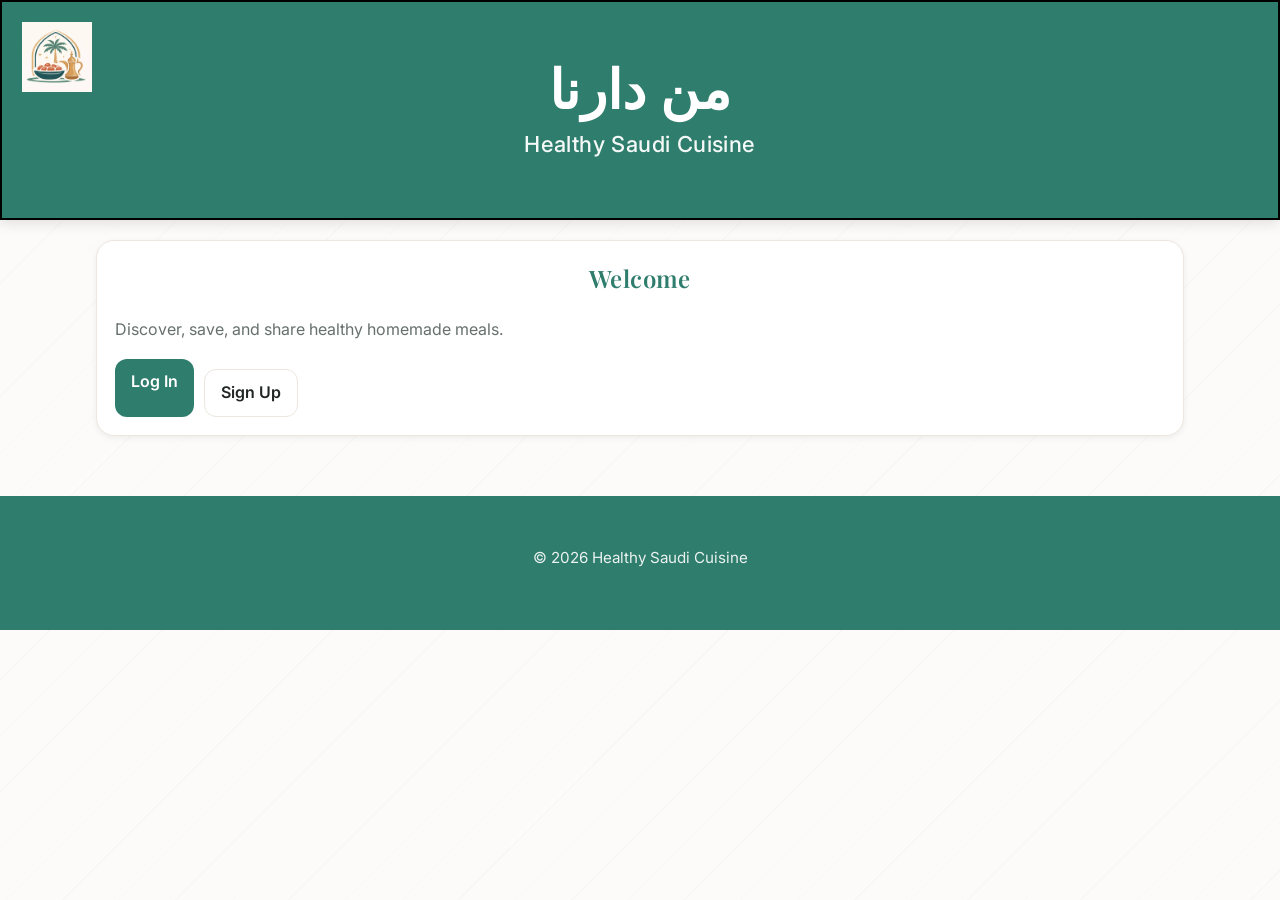
<file: index.html>
<!DOCTYPE html>
<html lang="en">
<head>
<meta charset="UTF-8">
<meta name="viewport" content="width=device-width, initial-scale=1.0">
<title>Healthy Saudi Cuisine</title>
<link rel="stylesheet" href="style.css">
<link rel="stylesheet" href="forms.css">
</head>
<body>

<header class="hero-header">
  <img src="photo/logo.jpeg" alt="Logo" class="logo">

  <div class="header-center">
    <h1 class="arabic-title">من دارنا</h1>
    <p class="english-title">Healthy Saudi Cuisine</p>
  </div>
</header>


<section class="form-card">
  <h2>Welcome</h2>
  <p class="muted">Discover, save, and share healthy homemade meals.</p>

  <div class="btn-row">
    <a class="primary-btn" href="login.html">Log In</a>
    <a class="secondary-btn" href="signup.html">Sign Up</a>
  </div>
</section>

<footer>
  <p>&copy; 2026 Healthy Saudi Cuisine</p>
</footer>

</body>
</html>
</file>
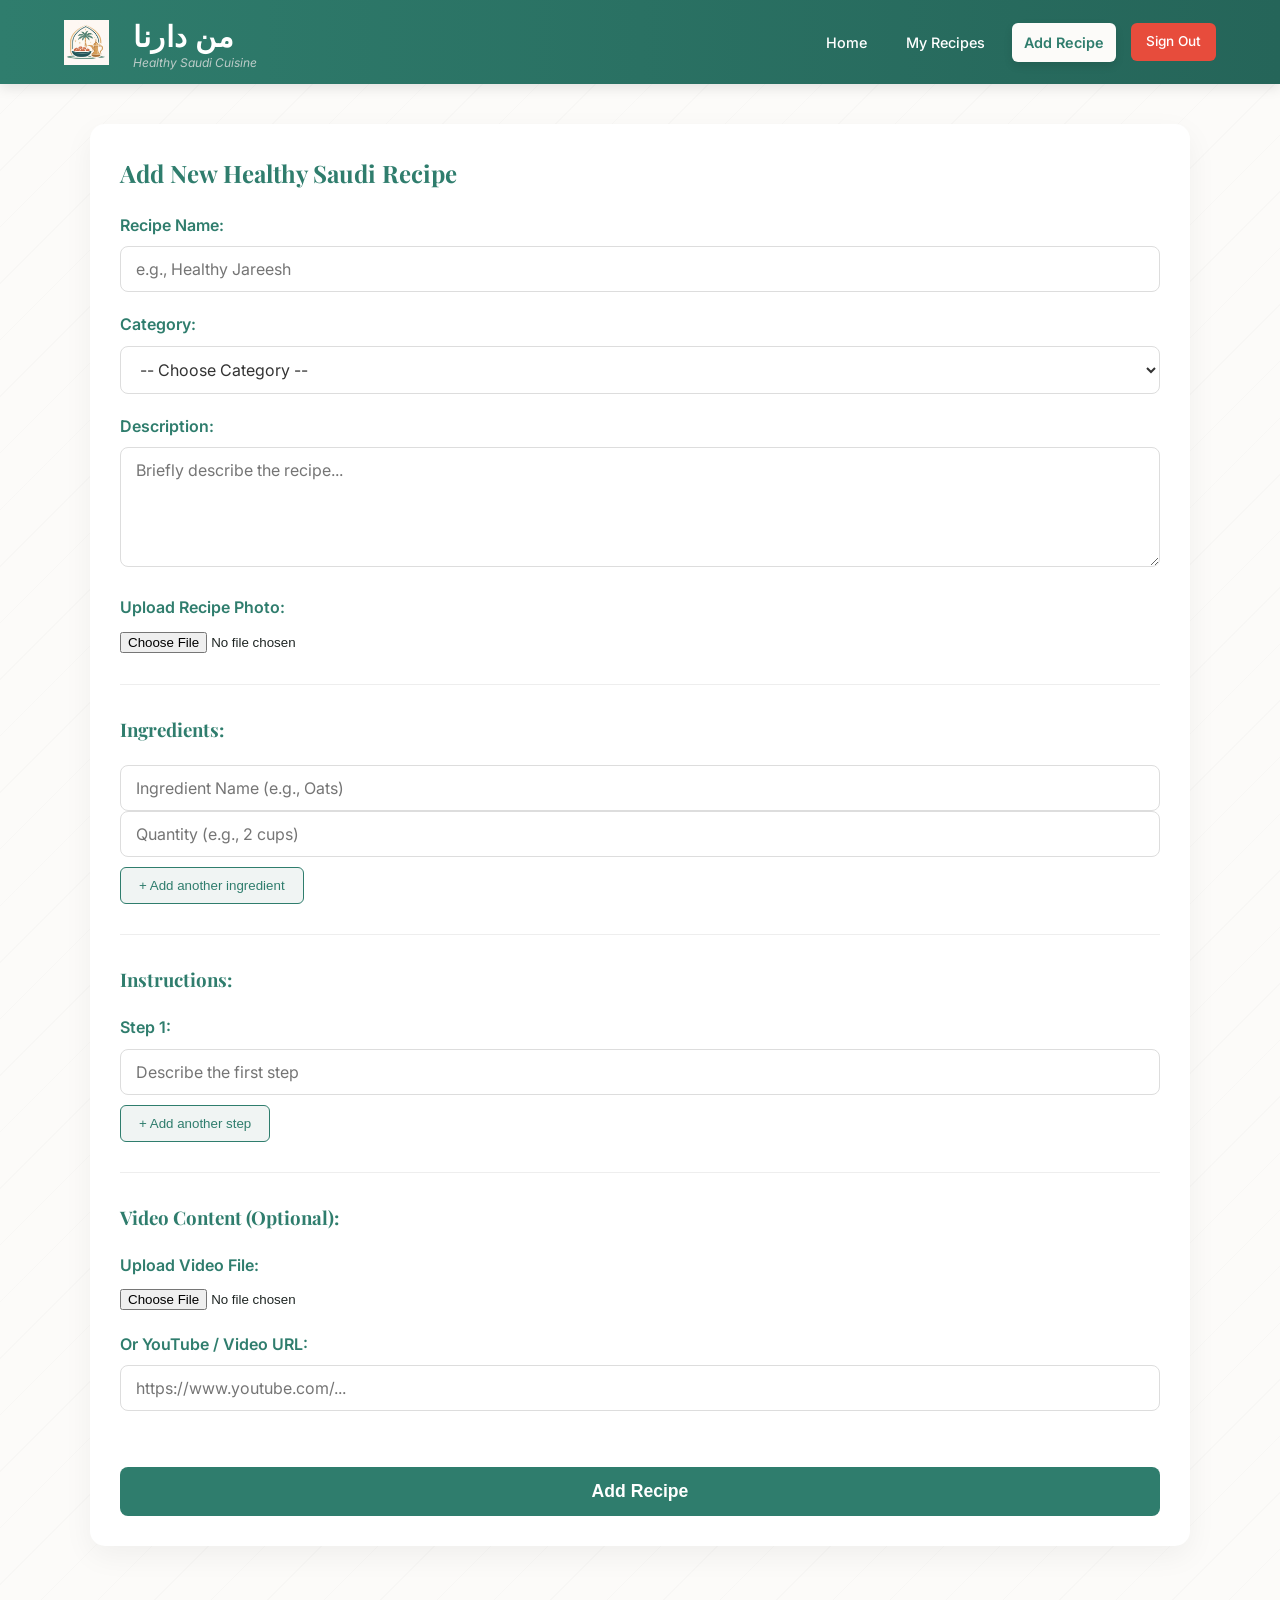
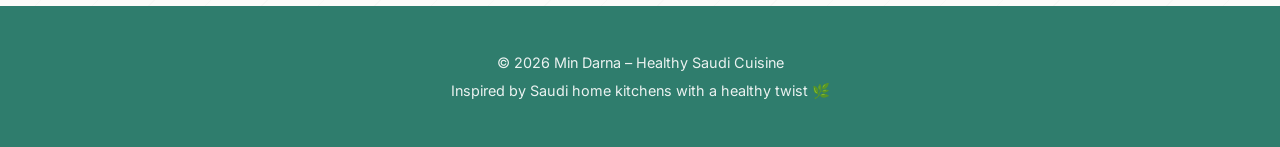
<file: add-recipe.html>
<!DOCTYPE html>
<html lang="en">
<head>
    <meta charset="UTF-8">
    <title>Add New Saudi Healthy Recipe</title>
  <style>
    @import url('https://fonts.googleapis.com/css2?family=Inter:wght@400;500;600&family=Playfair+Display:wght@500;600;700&display=swap');

    * {
        margin: 0;
        padding: 0;
        box-sizing: border-box;
    }

    html {
        background-color: #fcfbf9;
        background-image: repeating-linear-gradient(
            135deg,
            rgba(0,0,0,0.015) 0,
            rgba(0,0,0,0.015) 1px,
            transparent 1px,
            transparent 40px
        );
        min-height: 100%;
    }

    body {
        font-family: 'Inter', system-ui, -apple-system, sans-serif;
        color: #1f2624;
        line-height: 1.6;
        background: transparent;
    }

    .main-header {
        background-color: #2f7d6d;
        background-image: linear-gradient(to right, #2f7d6d, #256559);
        color: #fff;
        padding: 12px 5%;
        display: flex;
        justify-content: space-between; 
        align-items: center;
        box-shadow: 0 4px 12px rgba(0,0,0,0.1);
        position: sticky;
        top: 0;
        z-index: 1000;
    }

    .logo-area {
        display: flex;
        align-items: center;
        gap: 15px;
    }

    .logo-area h1 {
        font-family: 'Playfair Display', serif;
        font-size: 1.8rem;
        color: #fff;
        margin: 0;
        letter-spacing: 0.5px;
    }

    .logo-area .tagline {
        font-size: 0.75rem;
        opacity: 0.8;
        font-style: italic;
        display: block;
        margin-top: -5px;
        color: #e0e0e0;
    }

    nav {
        display: flex;
        align-items: center;
        gap: 15px;
    }

    nav a {
        color: #fff;
        text-decoration: none;
        font-weight: 500;
        font-size: 0.9rem;
        padding: 8px 12px;
        border-radius: 6px;
        transition: all 0.3s ease;
    }

    nav a:hover {
        background: rgba(255, 255, 255, 0.1);
    }

    nav a[href*="add-recipe"] {
        background-color: #fcfbf9;
        color: #2f7d6d !important;
        font-weight: 600;
        box-shadow: 0 4px 8px rgba(0,0,0,0.1);
    }

    nav a[href*="add-recipe"]:hover {
        background-color: #ffffff;
        transform: translateY(-2px);
    }

    .container, main, .user-page {
        max-width: 1100px;
        margin: 40px auto;
        padding: 30px;
        background: #fff;
        border-radius: 15px;
        box-shadow: 0 10px 30px rgba(0,0,0,0.05);
    }

    h2, h3 {
        font-family: 'Playfair Display', serif;
        color: #2f7d6d;
        margin-bottom: 20px;
    }

    table {
        width: 100%;
        border-collapse: collapse;
        margin-top: 20px;
        font-size: 0.9rem;
    }

    table th {
        background-color: #f8faf9;
        color: #2f7d6d;
        padding: 15px;
        border-bottom: 2px solid #2f7d6d;
        text-align: center;
    }

    table td {
        padding: 15px;
        border-bottom: 1px solid #eee;
        text-align: center;
        vertical-align: middle;
    }

    table img {
        border-radius: 8px;
        object-fit: cover;
        box-shadow: 0 2px 5px rgba(0,0,0,0.1);
    }

    .submit-btn, .secondary-btn, button {
        background-color: #2f7d6d;
        color: white;
        padding: 10px 20px;
        border: none;
        border-radius: 6px;
        font-weight: 600;
        cursor: pointer;
        transition: 0.3s;
    }

    .submit-btn:hover {
        background-color: #256559;
    }

    .main-footer {
        background-color: #2f7d6d;
        color: white;
        text-align: center;
        padding: 40px 20px;
        margin-top: 60px;
    }

    .main-footer p {
        font-size: 0.9rem;
        opacity: 0.9;
        margin: 5px 0;
    }

    a {
        color: #2f7d6d;
        text-decoration: none;
    }

    @media (max-width: 768px) {
        .main-header {
            flex-direction: column;
            gap: 15px;
            text-align: center;
        }
        nav {
            flex-wrap: wrap;
            justify-content: center;
            gap: 10px;
        }
    }
table {
    width: 100%;
    border-collapse: collapse;
    margin: 20px 0;
    background-color: #fff;
    border-radius: 8px;
    overflow: hidden; 
}

table th {
    background-color: #f8faf9; 
    color: #2f7d6d;
    padding: 15px;
    border-bottom: 2px solid #2f7d6d;
    font-family: 'Inter', sans-serif;
    font-weight: 600;
    text-align: center;
}

table td {
    padding: 15px;
    border-bottom: 1px solid #eee;
    text-align: center;
    vertical-align: middle;
    color: #444;
}

table tr:hover {
    background-color: #fcfbf9; 
}

table img {
    border-radius: 8px;
    object-fit: cover;
    box-shadow: 0 2px 5px rgba(0,0,0,0.1);
    width: 80px; 
    height: 80px;
}

label {
    display: block;
    margin-top: 20px;
    font-weight: 600;
    color: #2f7d6d;
    margin-bottom: 8px;
}

input[type="text"], 
input[type="url"], 
input[type="email"], 
input[type="password"], 
select, 
textarea {
    width: 100%;
    padding: 12px 15px;
    border: 1px solid #ddd;
    border-radius: 8px;
    font-family: 'Inter', sans-serif;
    font-size: 1rem;
    color: #333;
    transition: all 0.3s ease;
    background-color: #fff;
}

input:focus, select:focus, textarea:focus {
    outline: none;
    border-color: #2f7d6d;
    box-shadow: 0 0 0 3px rgba(47, 125, 109, 0.1); 
}

textarea {
    min-height: 120px;
    resize: vertical;
}

.submit-btn, button[type="submit"] {
    background-color: #2f7d6d;
    color: white;
    padding: 14px 20px;
    border: none;
    border-radius: 8px;
    font-weight: 600;
    font-size: 1.1rem;
    cursor: pointer;
    width: 100%;
    margin-top: 30px;
    transition: background 0.3s ease, transform 0.2s ease;
}

.submit-btn:hover {
    background-color: #256559;
    transform: translateY(-1px);
}

.secondary-btn, button[type="button"] {
    background-color: #f0f4f3;
    color: #2f7d6d;
    border: 1px solid #2f7d6d;
    padding: 10px 18px;
    border-radius: 6px;
    font-weight: 500;
    cursor: pointer;
    margin-top: 10px;
}

.secondary-btn:hover {
    background-color: #2f7d6d;
    color: white;
}

hr {
    border: 0;
    border-top: 1px solid #eee;
    margin: 30px 0;
}
      .sign-out {
    background-color: #e74c3c !important; 
    color: white !important;
    padding: 8px 15px !important;
    border-radius: 6px;
    font-size: 0.85rem;
}

.sign-out:hover {
    background-color: #c0392b !important;
    transform: scale(1.05);
}
     .main-header img {
    width: 45px;        
    height: auto;
    margin-right: 12px; 
}

.main-header > div {
    display: flex;
    align-items: center;
}

 .logo-area {
    display: flex;
    align-items: center;
    gap: 12px;
}

.logo-area img {
    width: 45px;   
    height: auto;
}
</style>
</head>
<body>

<header class="main-header">

    <div class="logo-area">
        <img src="photo/logo.jpeg" alt="Logo">
        <div>
            <h1>من دارنا</h1>
            <span class="tagline">Healthy Saudi Cuisine</span>
        </div>
    </div>

    <nav>
        <a href="user.html">Home</a>
        <a href="my-recipes.html">My Recipes</a>
        <a href="add-recipe.html" class="add-recipe-btn">Add Recipe</a>
        <a href="index.html" class="sign-out">Sign Out</a>
    </nav>

</header>
<div class="container">
    <h2>Add New Healthy Saudi Recipe</h2>

    <form action="my-recipes.html">
        
        <label>Recipe Name:</label>
        <input class="form-input" type="text" placeholder="e.g., Healthy Jareesh" required>

        <label>Category:</label>
        <select class="form-input" required>
            <option value="">-- Choose Category --</option>
            <option>Main Dishes </option>
            <option>Healthy Sweets</option>
            <option>Traditional Appetizers</option>
            <option>Other</option>
        </select>

        <label>Description:</label>
        <textarea class="form-input" placeholder="Briefly describe the recipe..." required></textarea>

        <label>Upload Recipe Photo:</label>
        <input type="file" accept="image/*" required>

        <hr>

        <h3>Ingredients:</h3>
        <div id="ingredients-container">
            <div class="ingredient-row">
                <input type="text" placeholder="Ingredient Name (e.g., Oats)" required>
                <input type="text" placeholder="Quantity (e.g., 2 cups)" required>
            </div>
        </div>
        <button type="button" class="secondary-btn" onclick="addIngredient()">+ Add another ingredient</button>

        <hr>

        <h3>Instructions:</h3>
        <div id="instructions-container">
            <div class="step-row">
                <label>Step 1:</label>
                <input type="text" class="form-input" placeholder="Describe the first step" required>
            </div>
        </div>
        <button type="button" class="secondary-btn" onclick="addStep()">+ Add another step</button>

        <hr>

        <h3>Video Content (Optional):</h3>
        <label>Upload Video File:</label>
        <input type="file" accept="video/*">
        
        <label>Or YouTube / Video URL:</label>
        <input type="url" class="form-input" placeholder="https://www.youtube.com/...">

        <br><br>
        <button type="submit" class="submit-btn">Add Recipe</button>
    </form>
</div>

<script>
    function addIngredient() {
        const container = document.getElementById('ingredients-container');
        const div = document.createElement('div');
        div.className = 'ingredient-row';
        div.innerHTML = `
            <input type="text" placeholder="Ingredient Name" required>
            <input type="text" placeholder="Quantity" required>
        `;
        container.appendChild(div);
    }

    let stepCount = 1;
    function addStep() {
        stepCount++;
        const container = document.getElementById('instructions-container');
        const div = document.createElement('div');
        div.className = 'step-row';
        div.style.marginTop = "10px";
        div.innerHTML = `
            <label>Step ${stepCount}:</label>
            <input type="text" class="form-input" placeholder="Describe next step" required>
        `;
        container.appendChild(div);
    }
</script>

<footer class="main-footer">
    <div class="footer-content">
        <p>© 2026 Min Darna – Healthy Saudi Cuisine</p>
        <p>Inspired by Saudi home kitchens with a healthy twist 🌿</p>
    </div>
</footer>

</body>
</html>
</file>
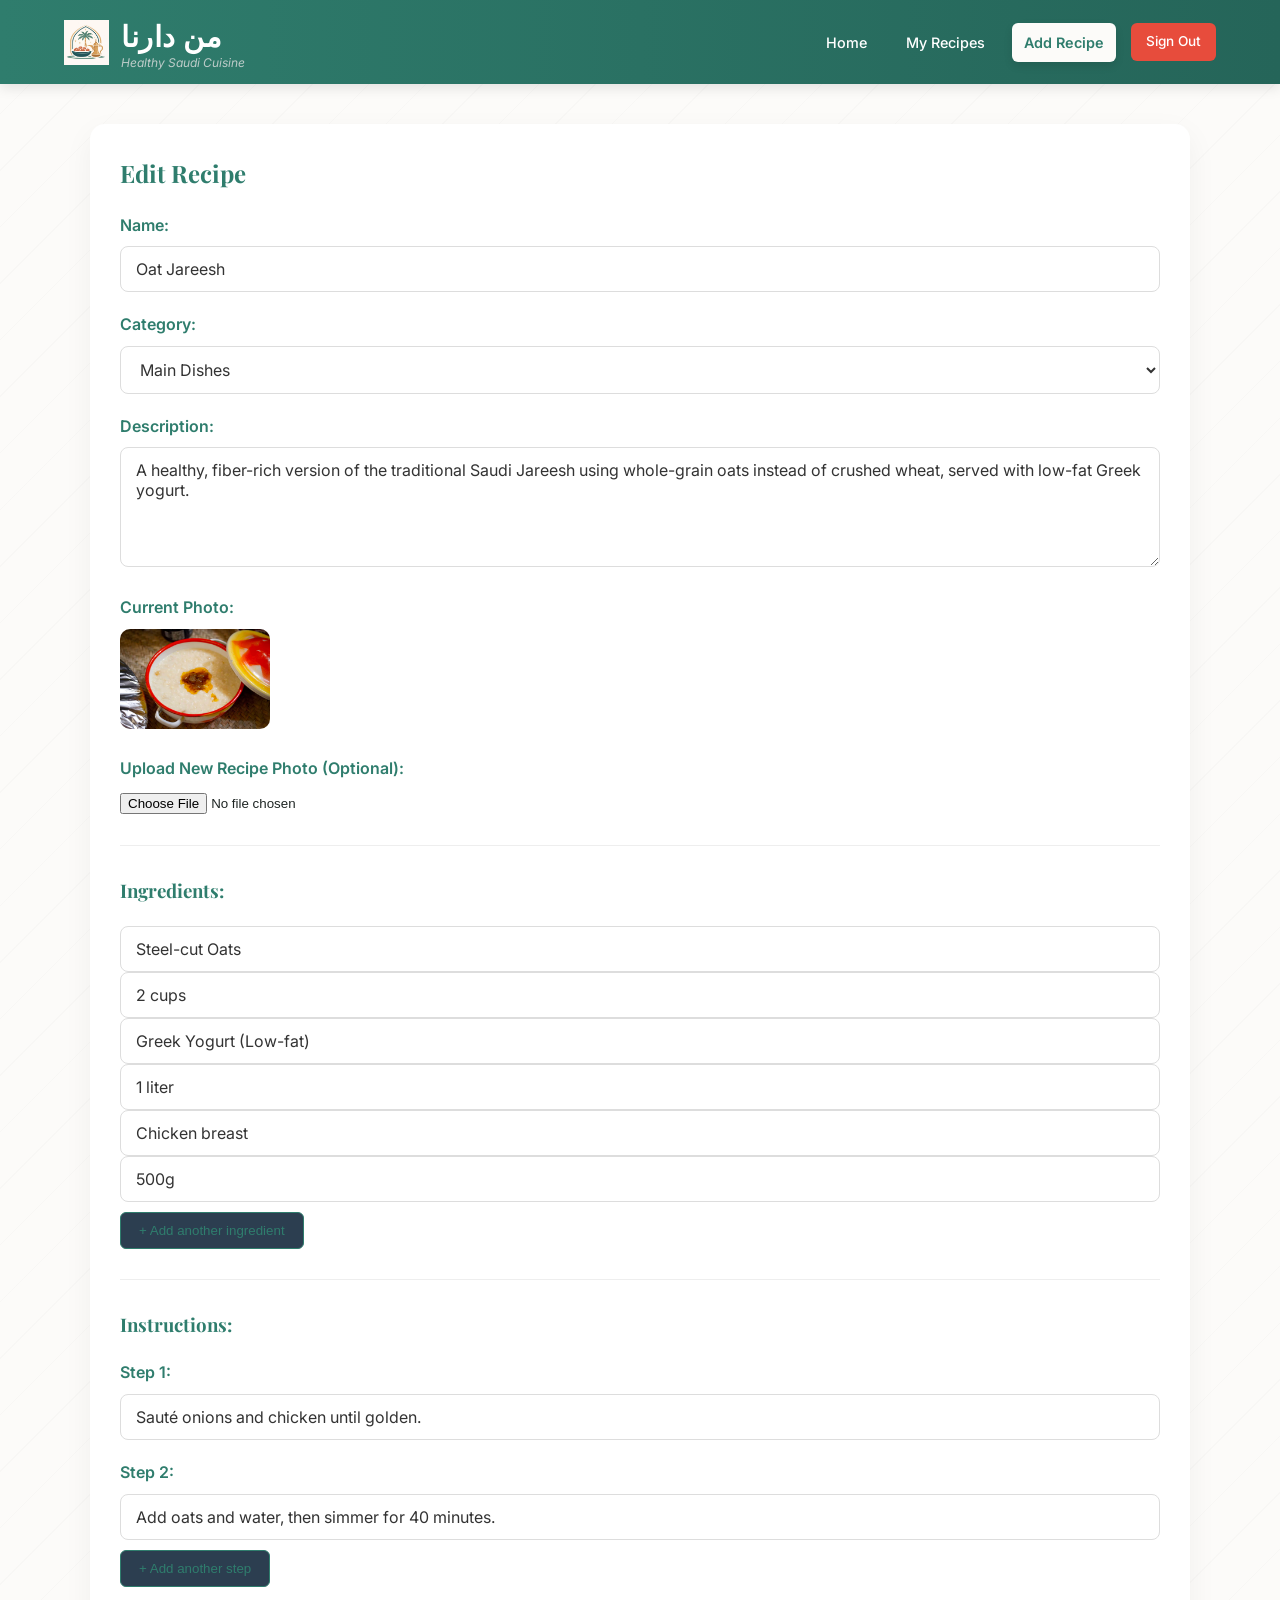
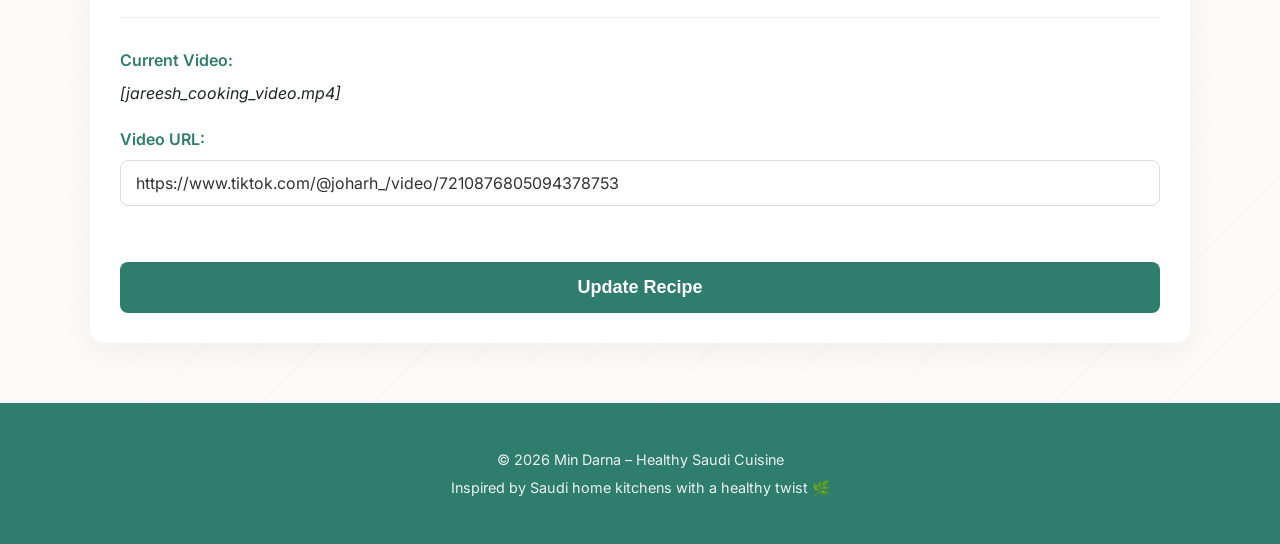
<file: edit-recipe.html>
<!DOCTYPE html>
<html lang="en">
<head>
    <meta charset="UTF-8">
    <title>Edit Recipe - Healthy Saudi Cuisine</title>
<style>
    @import url('https://fonts.googleapis.com/css2?family=Inter:wght@400;500;600&family=Playfair+Display:wght@500;600;700&display=swap');

    * {
        margin: 0;
        padding: 0;
        box-sizing: border-box;
    }

    html {
        background-color: #fcfbf9;
        background-image: repeating-linear-gradient(
            135deg,
            rgba(0,0,0,0.015) 0,
            rgba(0,0,0,0.015) 1px,
            transparent 1px,
            transparent 40px
        );
        min-height: 100%;
    }

    body {
        font-family: 'Inter', system-ui, -apple-system, sans-serif;
        color: #1f2624;
        line-height: 1.6;
        background: transparent;
    }

    .main-header {
        background-color: #2f7d6d;
        background-image: linear-gradient(to right, #2f7d6d, #256559);
        color: #fff;
        padding: 12px 5%;
        display: flex;
        justify-content: space-between; 
        align-items: center;
        box-shadow: 0 4px 12px rgba(0,0,0,0.1);
        position: sticky;
        top: 0;
        z-index: 1000;
    }

    .logo-area {
        display: flex;
        align-items: center;
        gap: 15px;
    }

    .logo-area h1 {
        font-family: 'Playfair Display', serif;
        font-size: 1.8rem;
        color: #fff;
        margin: 0;
        letter-spacing: 0.5px;
    }

    .logo-area .tagline {
        font-size: 0.75rem;
        opacity: 0.8;
        font-style: italic;
        display: block;
        margin-top: -5px;
        color: #e0e0e0;
    }

    nav {
        display: flex;
        align-items: center;
        gap: 15px;
    }

    nav a {
        color: #fff;
        text-decoration: none;
        font-weight: 500;
        font-size: 0.9rem;
        padding: 8px 12px;
        border-radius: 6px;
        transition: all 0.3s ease;
    }

    nav a:hover {
        background: rgba(255, 255, 255, 0.1);
    }

    nav a[href*="add-recipe"] {
        background-color: #fcfbf9;
        color: #2f7d6d !important;
        font-weight: 600;
        box-shadow: 0 4px 8px rgba(0,0,0,0.1);
    }

    nav a[href*="add-recipe"]:hover {
        background-color: #ffffff;
        transform: translateY(-2px);
    }

    .container, main, .user-page {
        max-width: 1100px;
        margin: 40px auto;
        padding: 30px;
        background: #fff;
        border-radius: 15px;
        box-shadow: 0 10px 30px rgba(0,0,0,0.05);
    }

    h2, h3 {
        font-family: 'Playfair Display', serif;
        color: #2f7d6d;
        margin-bottom: 20px;
    }

    table {
        width: 100%;
        border-collapse: collapse;
        margin-top: 20px;
        font-size: 0.9rem;
    }

    table th {
        background-color: #f8faf9;
        color: #2f7d6d;
        padding: 15px;
        border-bottom: 2px solid #2f7d6d;
        text-align: center;
    }

    table td {
        padding: 15px;
        border-bottom: 1px solid #eee;
        text-align: center;
        vertical-align: middle;
    }

    table img {
        border-radius: 8px;
        object-fit: cover;
        box-shadow: 0 2px 5px rgba(0,0,0,0.1);
    }

    .submit-btn, .secondary-btn, button {
        background-color: #2f7d6d;
        color: white;
        padding: 10px 20px;
        border: none;
        border-radius: 6px;
        font-weight: 600;
        cursor: pointer;
        transition: 0.3s;
    }

    .submit-btn:hover {
        background-color: #256559;
    }

    .main-footer {
        background-color: #2f7d6d;
        color: white;
        text-align: center;
        padding: 40px 20px;
        margin-top: 60px;
    }

    .main-footer p {
        font-size: 0.9rem;
        opacity: 0.9;
        margin: 5px 0;
    }

    a {
        color: #2f7d6d;
        text-decoration: none;
    }

    @media (max-width: 768px) {
        .main-header {
            flex-direction: column;
            gap: 15px;
            text-align: center;
        }
        nav {
            flex-wrap: wrap;
            justify-content: center;
            gap: 10px;
        }
    }
table {
    width: 100%;
    border-collapse: collapse;
    margin: 20px 0;
    background-color: #fff;
    border-radius: 8px;
    overflow: hidden; 
}

table th {
    background-color: #f8faf9; 
    color: #2f7d6d;
    padding: 15px;
    border-bottom: 2px solid #2f7d6d;
    font-family: 'Inter', sans-serif;
    font-weight: 600;
    text-align: center;
}

table td {
    padding: 15px;
    border-bottom: 1px solid #eee;
    text-align: center;
    vertical-align: middle;
    color: #444;
}

table tr:hover {
    background-color: #fcfbf9; 
}

table img {
    border-radius: 8px;
    object-fit: cover;
    box-shadow: 0 2px 5px rgba(0,0,0,0.1);
    width: 80px; 
    height: 80px;
}

label {
    display: block;
    margin-top: 20px;
    font-weight: 600;
    color: #2f7d6d;
    margin-bottom: 8px;
}

input[type="text"], 
input[type="url"], 
input[type="email"], 
input[type="password"], 
select, 
textarea {
    width: 100%;
    padding: 12px 15px;
    border: 1px solid #ddd;
    border-radius: 8px;
    font-family: 'Inter', sans-serif;
    font-size: 1rem;
    color: #333;
    transition: all 0.3s ease;
    background-color: #fff;
}

input:focus, select:focus, textarea:focus {
    outline: none;
    border-color: #2f7d6d;
    box-shadow: 0 0 0 3px rgba(47, 125, 109, 0.1); 
}

textarea {
    min-height: 120px;
    resize: vertical;
}


.submit-btn, button[type="submit"] {
    background-color: #2f7d6d;
    color: white;
    padding: 14px 20px;
    border: none;
    border-radius: 8px;
    font-weight: 600;
    font-size: 1.1rem;
    cursor: pointer;
    width: 100%;
    margin-top: 30px;
    transition: background 0.3s ease, transform 0.2s ease;
}

.submit-btn:hover {
    background-color: #256559;
    transform: translateY(-1px);
}

.secondary-btn, button[type="button"] {
    background-color: #f0f4f3;
    color: #2f7d6d;
    border: 1px solid #2f7d6d;
    padding: 10px 18px;
    border-radius: 6px;
    font-weight: 500;
    cursor: pointer;
    margin-top: 10px;
}

.secondary-btn:hover {
    background-color: #2f7d6d;
    color: white;
}

hr {
    border: 0;
    border-top: 1px solid #eee;
    margin: 30px 0;
}
    .sign-out {
    background-color: #e74c3c !important; 
    color: white !important;
    padding: 8px 15px !important;
    border-radius: 6px;
    font-size: 0.85rem;
}

.sign-out:hover {
    background-color: #c0392b !important;
    transform: scale(1.05);
}
    .logo-area {
    display: flex;
    align-items: center;
    gap: 12px;
}

.logo-area img {
    width: 45px;   
    height: auto;
}
</style>
</head>
<body>
<header class="main-header">

    <div class="logo-area">
        <img src="photo/logo.jpeg" alt="Logo">
        <div>
            <h1>من دارنا</h1>
            <span class="tagline">Healthy Saudi Cuisine</span>
        </div>
    </div>

    <nav>
        <a href="user.html">Home</a>
        <a href="my-recipes.html">My Recipes</a>
        <a href="add-recipe.html" class="add-recipe-btn">Add Recipe</a>
        <a href="index.html" class="sign-out">Sign Out</a>
    </nav>

</header>

<div class="container">
    <h2>Edit Recipe</h2>

    <form action="my-recipes.html">
        
        <label>Name:</label>
        <input class="form-input" type="text" value="Oat Jareesh" required>

        <label>Category:</label>
        <select class="form-input" required>
            <option selected>Main Dishes </option>
            <option>Healthy Sweets</option>
            <option>Traditional Appetizers</option>
        </select>

        <label>Description:</label>
        <textarea class="form-input" required>A healthy, fiber-rich version of the traditional Saudi Jareesh using whole-grain oats instead of crushed wheat, served with low-fat Greek yogurt.</textarea>

        <label>Current Photo:</label>
        <div class="current-media">
            <img src="photo/jareesh.jpg" alt="Current Jareesh Photo" style="width: 150px; border-radius: 10px;">
        </div>

        <label>Upload New Recipe Photo (Optional):</label>
        <input type="file" accept="image/*">

        <hr>

        <h3>Ingredients:</h3>
        <div id="ingredients-container">
            <div class="ingredient-row">
                <input type="text" value="Steel-cut Oats" required>
                <input type="text" value="2 cups" required>
            </div>
            <div class="ingredient-row">
                <input type="text" value="Greek Yogurt (Low-fat)" required>
                <input type="text" value="1 liter" required>
            </div>
            <div class="ingredient-row">
                <input type="text" value="Chicken breast" required>
                <input type="text" value="500g" required>
            </div>
        </div>
        <button type="button" class="add-btn" style="background: #2c3e50;" onclick="addIngredient()">+ Add another ingredient</button>

        <hr>

        <h3>Instructions:</h3>
        <div id="instructions-container">
            <div class="step-row">
                <label>Step 1:</label>
                <input type="text" class="form-input" value="Sauté onions and chicken until golden." required>
            </div>
            <div class="step-row">
                <label>Step 2:</label>
                <input type="text" class="form-input" value="Add oats and water, then simmer for 40 minutes." required>
            </div>
        </div>
        <button type="button" class="add-btn" style="background: #2c3e50;" onclick="addStep()">+ Add another step</button>

        <hr>

        <label>Current Video:</label>
        <div class="current-media">
            <p><i>[jareesh_cooking_video.mp4]</i></p>
        </div>

        <label>Video URL:</label>
        <input type="url" class="form-input" value="https://www.tiktok.com/@joharh_/video/7210876805094378753">

        <br><br>
        <button type="submit" class="add-btn" style="width: 100%; padding: 15px; font-size: 18px;">Update Recipe</button>
    </form>
</div>

<script>
    function addIngredient() {
        const container = document.getElementById('ingredients-container');
        const div = document.createElement('div');
        div.className = 'ingredient-row';
        div.style.marginTop = "10px";
        div.innerHTML = `
            <input type="text" placeholder="Ingredient Name" required> 
            <input type="text" placeholder="Quantity" required>
        `;
        container.appendChild(div);
    }

    let stepCount = 2;
    function addStep() {
        stepCount++;
        const container = document.getElementById('instructions-container');
        const div = document.createElement('div');
        div.className = 'step-row';
        div.style.marginTop = "10px";
        div.innerHTML = `
            <label>Step ${stepCount}:</label> 
            <input type="text" class="form-input" required>
        `;
        container.appendChild(div);
    }
</script>

<footer class="main-footer">
    <div class="footer-content">
        <p>© 2026 Min Darna – Healthy Saudi Cuisine</p>
        <p>Inspired by Saudi home kitchens with a healthy twist 🌿</p>
    </div>
</footer>

</body>
</html>
</file>
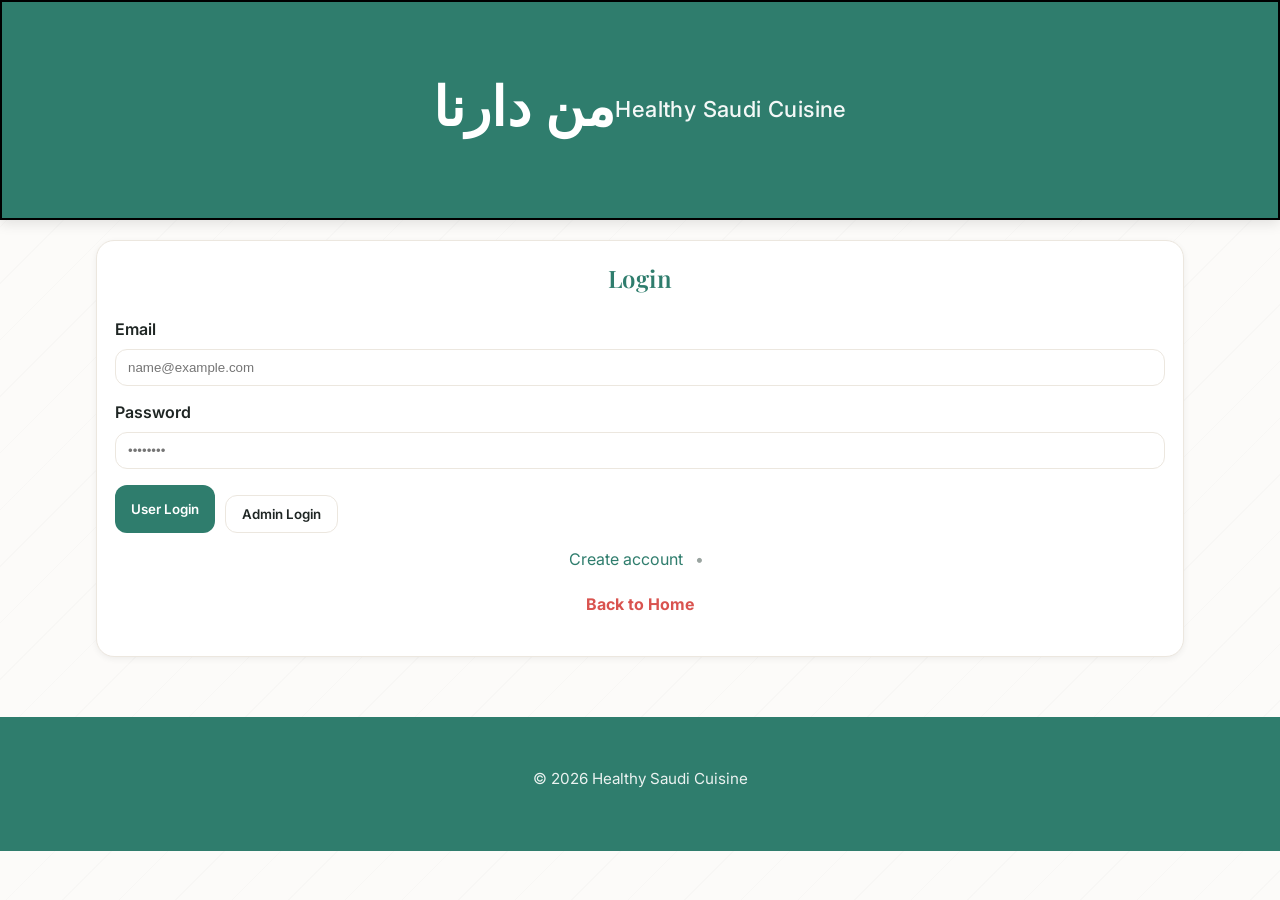
<file: login.html>
<!DOCTYPE html>
<html lang="en">
<head>
<meta charset="UTF-8">
<meta name="viewport" content="width=device-width, initial-scale=1.0">
<title>Login</title>
<link rel="stylesheet" href="style.css">
<link rel="stylesheet" href="forms.css">
</head>
<body>

<header class="hero-header">
  <h1 class="arabic-title"><a href="index.html">من دارنا</a></h1>
  <p class="english-title">Healthy Saudi Cuisine</p>
</header>

<section class="form-card">
  <h2>Login</h2>

  <form>
    <div class="field">
      <label for="loginEmail">Email</label>
      <input id="loginEmail" class="form-input" type="email" placeholder="name@example.com" required>
    </div>

    <div class="field">
      <label for="loginPass">Password</label>
      <input id="loginPass" class="form-input" type="password" placeholder="••••••••" required>
    </div>

    <div class="btn-row">
      <button class="primary-btn" type="submit" formaction="user.html">
        User Login
      </button>
      <button class="secondary-btn" type="submit" formaction="admin.html">
        Admin Login
      </button>
    </div>

    <div class="below-links">
      <a href="signup.html">Create account</a>
      <span class="dot">•</span>
      <a href="index.html">Back to Home</a>
    </div>
  </form>
</section>

<footer>
  <p>&copy; 2026 Healthy Saudi Cuisine</p>
</footer>

</body>
</html>
</file>
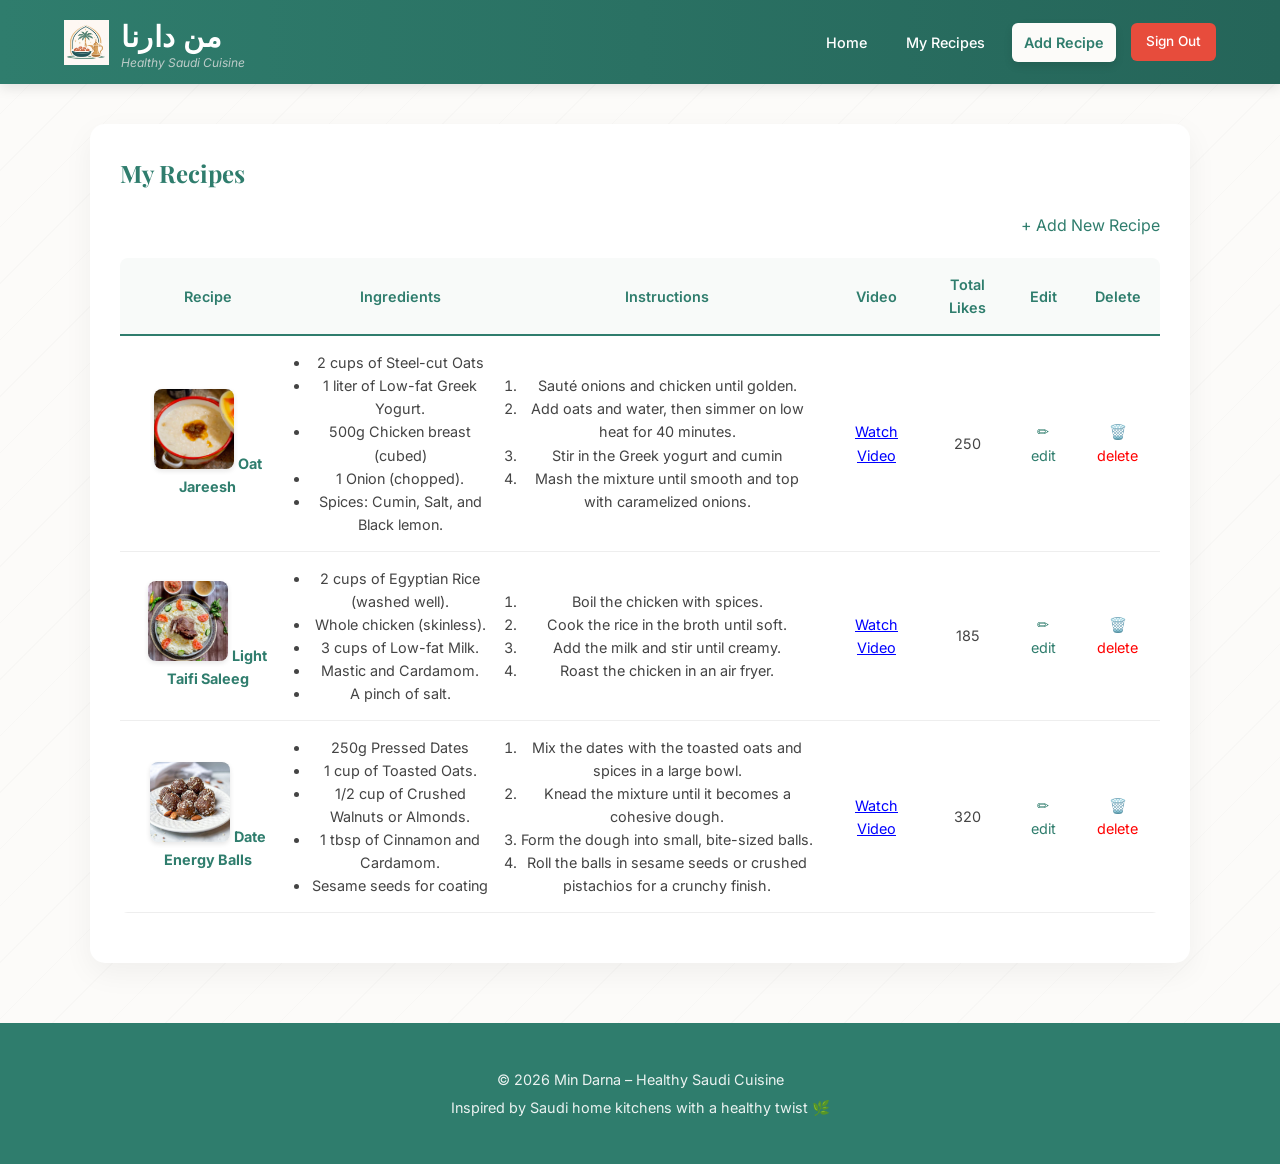
<file: my-recipes.html>
<!DOCTYPE html>
<html lang="en">
<head>
    <meta charset="UTF-8">
    <title>My Recipes - Healthy Saudi Cuisine</title>
   <style>
    @import url('https://fonts.googleapis.com/css2?family=Inter:wght@400;500;600&family=Playfair+Display:wght@500;600;700&display=swap');

    * {
        margin: 0;
        padding: 0;
        box-sizing: border-box;
    }

    html {
        background-color: #fcfbf9;
        background-image: repeating-linear-gradient(
            135deg,
            rgba(0,0,0,0.015) 0,
            rgba(0,0,0,0.015) 1px,
            transparent 1px,
            transparent 40px
        );
        min-height: 100%;
    }

    body {
        font-family: 'Inter', system-ui, -apple-system, sans-serif;
        color: #1f2624;
        line-height: 1.6;
        background: transparent;
    }

    .main-header {
        background-color: #2f7d6d;
        background-image: linear-gradient(to right, #2f7d6d, #256559);
        color: #fff;
        padding: 12px 5%;
        display: flex;
        justify-content: space-between; 
        align-items: center;
        box-shadow: 0 4px 12px rgba(0,0,0,0.1);
        position: sticky;
        top: 0;
        z-index: 1000;
    }

    .logo-area {
        display: flex;
        align-items: center;
        gap: 15px;
    }

    .logo-area h1 {
        font-family: 'Playfair Display', serif;
        font-size: 1.8rem;
        color: #fff;
        margin: 0;
        letter-spacing: 0.5px;
    }

    .logo-area .tagline {
        font-size: 0.75rem;
        opacity: 0.8;
        font-style: italic;
        display: block;
        margin-top: -5px;
        color: #e0e0e0;
    }

    nav {
        display: flex;
        align-items: center;
        gap: 15px;
    }

    nav a {
        color: #fff;
        text-decoration: none;
        font-weight: 500;
        font-size: 0.9rem;
        padding: 8px 12px;
        border-radius: 6px;
        transition: all 0.3s ease;
    }

    nav a:hover {
        background: rgba(255, 255, 255, 0.1);
    }

    nav a[href*="add-recipe"] {
        background-color: #fcfbf9;
        color: #2f7d6d !important;
        font-weight: 600;
        box-shadow: 0 4px 8px rgba(0,0,0,0.1);
    }

    nav a[href*="add-recipe"]:hover {
        background-color: #ffffff;
        transform: translateY(-2px);
    }

    .container, main, .user-page {
        max-width: 1100px;
        margin: 40px auto;
        padding: 30px;
        background: #fff;
        border-radius: 15px;
        box-shadow: 0 10px 30px rgba(0,0,0,0.05);
    }

    h2, h3 {
        font-family: 'Playfair Display', serif;
        color: #2f7d6d;
        margin-bottom: 20px;
    }

    table {
        width: 100%;
        border-collapse: collapse;
        margin-top: 20px;
        font-size: 0.9rem;
    }

    table th {
        background-color: #f8faf9;
        color: #2f7d6d;
        padding: 15px;
        border-bottom: 2px solid #2f7d6d;
        text-align: center;
    }

    table td {
        padding: 15px;
        border-bottom: 1px solid #eee;
        text-align: center;
        vertical-align: middle;
    }

    table img {
        border-radius: 8px;
        object-fit: cover;
        box-shadow: 0 2px 5px rgba(0,0,0,0.1);
    }

    .submit-btn, .secondary-btn, button {
        background-color: #2f7d6d;
        color: white;
        padding: 10px 20px;
        border: none;
        border-radius: 6px;
        font-weight: 600;
        cursor: pointer;
        transition: 0.3s;
    }

    .submit-btn:hover {
        background-color: #256559;
    }

    .main-footer {
        background-color: #2f7d6d;
        color: white;
        text-align: center;
        padding: 40px 20px;
        margin-top: 60px;
    }

    .main-footer p {
        font-size: 0.9rem;
        opacity: 0.9;
        margin: 5px 0;
    }

    a {
        color: #2f7d6d;
        text-decoration: none;
    }

    @media (max-width: 768px) {
        .main-header {
            flex-direction: column;
            gap: 15px;
            text-align: center;
        }
        nav {
            flex-wrap: wrap;
            justify-content: center;
            gap: 10px;
        }
    }
table {
    width: 100%;
    border-collapse: collapse;
    margin: 20px 0;
    background-color: #fff;
    border-radius: 8px;
    overflow: hidden; 
}

table th {
    background-color: #f8faf9; 
    color: #2f7d6d;
    padding: 15px;
    border-bottom: 2px solid #2f7d6d;
    font-family: 'Inter', sans-serif;
    font-weight: 600;
    text-align: center;
}

table td {
    padding: 15px;
    border-bottom: 1px solid #eee;
    text-align: center;
    vertical-align: middle;
    color: #444;
}

table tr:hover {
    background-color: #fcfbf9; 
}

table img {
    border-radius: 8px;
    object-fit: cover;
    box-shadow: 0 2px 5px rgba(0,0,0,0.1);
    width: 80px; 
    height: 80px;
}

label {
    display: block;
    margin-top: 20px;
    font-weight: 600;
    color: #2f7d6d;
    margin-bottom: 8px;
}

input[type="text"], 
input[type="url"], 
input[type="email"], 
input[type="password"], 
select, 
textarea {
    width: 100%;
    padding: 12px 15px;
    border: 1px solid #ddd;
    border-radius: 8px;
    font-family: 'Inter', sans-serif;
    font-size: 1rem;
    color: #333;
    transition: all 0.3s ease;
    background-color: #fff;
}

input:focus, select:focus, textarea:focus {
    outline: none;
    border-color: #2f7d6d;
    box-shadow: 0 0 0 3px rgba(47, 125, 109, 0.1); 
}

textarea {
    min-height: 120px;
    resize: vertical;
}

.submit-btn, button[type="submit"] {
    background-color: #2f7d6d;
    color: white;
    padding: 14px 20px;
    border: none;
    border-radius: 8px;
    font-weight: 600;
    font-size: 1.1rem;
    cursor: pointer;
    width: 100%;
    margin-top: 30px;
    transition: background 0.3s ease, transform 0.2s ease;
}

.submit-btn:hover {
    background-color: #256559;
    transform: translateY(-1px);
}

.secondary-btn, button[type="button"] {
    background-color: #f0f4f3;
    color: #2f7d6d;
    border: 1px solid #2f7d6d;
    padding: 10px 18px;
    border-radius: 6px;
    font-weight: 500;
    cursor: pointer;
    margin-top: 10px;
}

.secondary-btn:hover {
    background-color: #2f7d6d;
    color: white;
}

hr {
    border: 0;
    border-top: 1px solid #eee;
    margin: 30px 0;
}
       .sign-out {
    background-color: #e74c3c !important; 
    color: white !important;
    padding: 8px 15px !important;
    border-radius: 6px;
    font-size: 0.85rem;
}

.sign-out:hover {
    background-color: #c0392b !important;
    transform: scale(1.05);
}
   .logo-area {
    display: flex;
    align-items: center;
    gap: 12px;
}

.logo-area img {
    width: 45px;   
    height: auto;
}    
</style>
</head>
<body>

<header class="main-header">

    <div class="logo-area">
        <img src="photo/logo.jpeg" alt="Logo">
        <div>
            <h1>من دارنا</h1>
            <span class="tagline">Healthy Saudi Cuisine</span>
        </div>
    </div>

    <nav>
        <a href="user.html">Home</a>
        <a href="my-recipes.html">My Recipes</a>
        <a href="add-recipe.html" class="add-recipe-btn">Add Recipe</a>
        <a href="index.html" class="sign-out">Sign Out</a>
    </nav>

</header>
<div class="container">
    <h2>My Recipes</h2>
    
    <div style="text-align: right; margin-bottom: 15px;">
        <a href="add-recipe.html" class="add-btn">+ Add New Recipe</a>
    </div>

    <div class="table-container">
        <table>
            <thead>
                <tr>
                    <th>Recipe</th> 
                    <th>Ingredients</th> 
                    <th>Instructions</th> 
                    <th>Video</th> 
                    <th>Total Likes</th> 
                    <th>Edit</th> 
                    <th>Delete</th> 
                </tr>
            </thead>
            <tbody>
                
                <tr>
                    <td>
                        <a href="view-recipe.html">
                            <img src="photo/jareesh.jpg" alt="oat jareesh">
                            <b>Oat Jareesh</b>
                        </a>
                    </td>
                    <td>
                        <ul>
                            <li>2 cups of Steel-cut Oats</li>
                            <li>1 liter of Low-fat Greek Yogurt.</li>
                            <li>500g Chicken breast (cubed)</li>
                            <li>1 Onion (chopped).</li>
                            <li>Spices: Cumin, Salt, and Black lemon.</li>
                        </ul>
                    </td>
                    <td>
                        <ol>
                            <li>Sauté onions and chicken until golden.</li>
                            <li>Add oats and water, then simmer on low heat for 40 minutes.</li>
                            <li>Stir in the Greek yogurt and cumin</li>
                            <li>Mash the mixture until smooth and top with caramelized onions.</li>
                        </ol>
                    </td>
                    <td>
                        <a href="https://www.tiktok.com/@joharh_/video/7210876805094378753?lang=ar" target="_blank" style="color:#00f; text-decoration: underline;">Watch Video</a>
                    </td>
                    <td style="text-align: center;">250</td>
                    <td style="text-align: center;"><a href="edit-recipe.html">✏️ edit</a></td>
                    <td style="text-align: center;"><a href="my-recipes.html" style="color:red;">🗑️ delete</a></td>
                </tr>

                <tr>
                    <td>
                        <a href="view-recipe2.html">
                            <img src="photo/saleeq.webp" alt="Light Taifi Saleeg">
                            <b>Light Taifi Saleeg</b>
                        </a>
                    </td>
                    <td>
                        <ul>
                            <li>2 cups of Egyptian Rice (washed well).</li>
                            <li>Whole chicken (skinless).</li>
                            <li>3 cups of Low-fat Milk.</li>
                            <li>Mastic and Cardamom.</li>
                            <li>A pinch of salt.</li>
                        </ul>
                    </td>
                    <td>
                        <ol>
                            <li>Boil the chicken with spices.</li>
                            <li>Cook the rice in the broth until soft.</li>
                            <li>Add the milk and stir until creamy.</li>
                            <li>Roast the chicken in an air fryer.</li>
                        </ol>
                    </td>
                    <td>
                        <a href="https://www.tiktok.com/@healthy_meal/video/7508828350979280145" target="_blank" style="color:#00f; text-decoration: underline;">Watch Video</a>
                    </td>
                    <td style="text-align: center;">185</td>
                    <td style="text-align: center;"><a href="edit-recipe.html">✏️ edit</a></td>
                    <td style="text-align: center;"><a href="my-recipes.html" style="color:red;">🗑️ delete</a></td>
                </tr>

                <tr>
                    <td>
                        <a href="view-recipe3.html">
                            <img src="photo/dates.jpeg" alt="date energy balls">
                            <b>Date Energy Balls</b>
                        </a>
                    </td>
                    <td>
                        <ul>
                            <li>250g Pressed Dates</li>
                            <li>1 cup of Toasted Oats.</li>
                            <li>1/2 cup of Crushed Walnuts or Almonds.</li>
                            <li>1 tbsp of Cinnamon and Cardamom.</li>
                            <li>Sesame seeds for coating</li>
                        </ul>
                    </td>
                    <td>
                        <ol>
                            <li>Mix the dates with the toasted oats and spices in a large bowl.</li>
                            <li>Knead the mixture until it becomes a cohesive dough.</li>
                            <li>Form the dough into small, bite-sized balls.</li>
                            <li>Roll the balls in sesame seeds or crushed pistachios for a crunchy finish.</li>
                        </ol>
                    </td>
                    <td>
                        <a href="https://www.tiktok.com/@nahoola.s/video/7322159445994114322?lang=ar" target="_blank" style="color:#00f; text-decoration: underline;">Watch Video</a>
                    </td>
                    <td style="text-align: center;">320</td>
                    <td style="text-align: center;"><a href="edit-recipe.html">✏️ edit</a></td>
                    <td style="text-align: center;"><a href="my-recipes.html" style="color:red;">🗑️ delete</a></td>
                </tr>

            </tbody>
        </table>
    </div>
</div>

<footer class="main-footer">
    <div class="footer-content">
        <p>© 2026 Min Darna – Healthy Saudi Cuisine</p>
        <p>Inspired by Saudi home kitchens with a healthy twist 🌿</p>
    </div>
</footer>
</body>
</html>
</file>
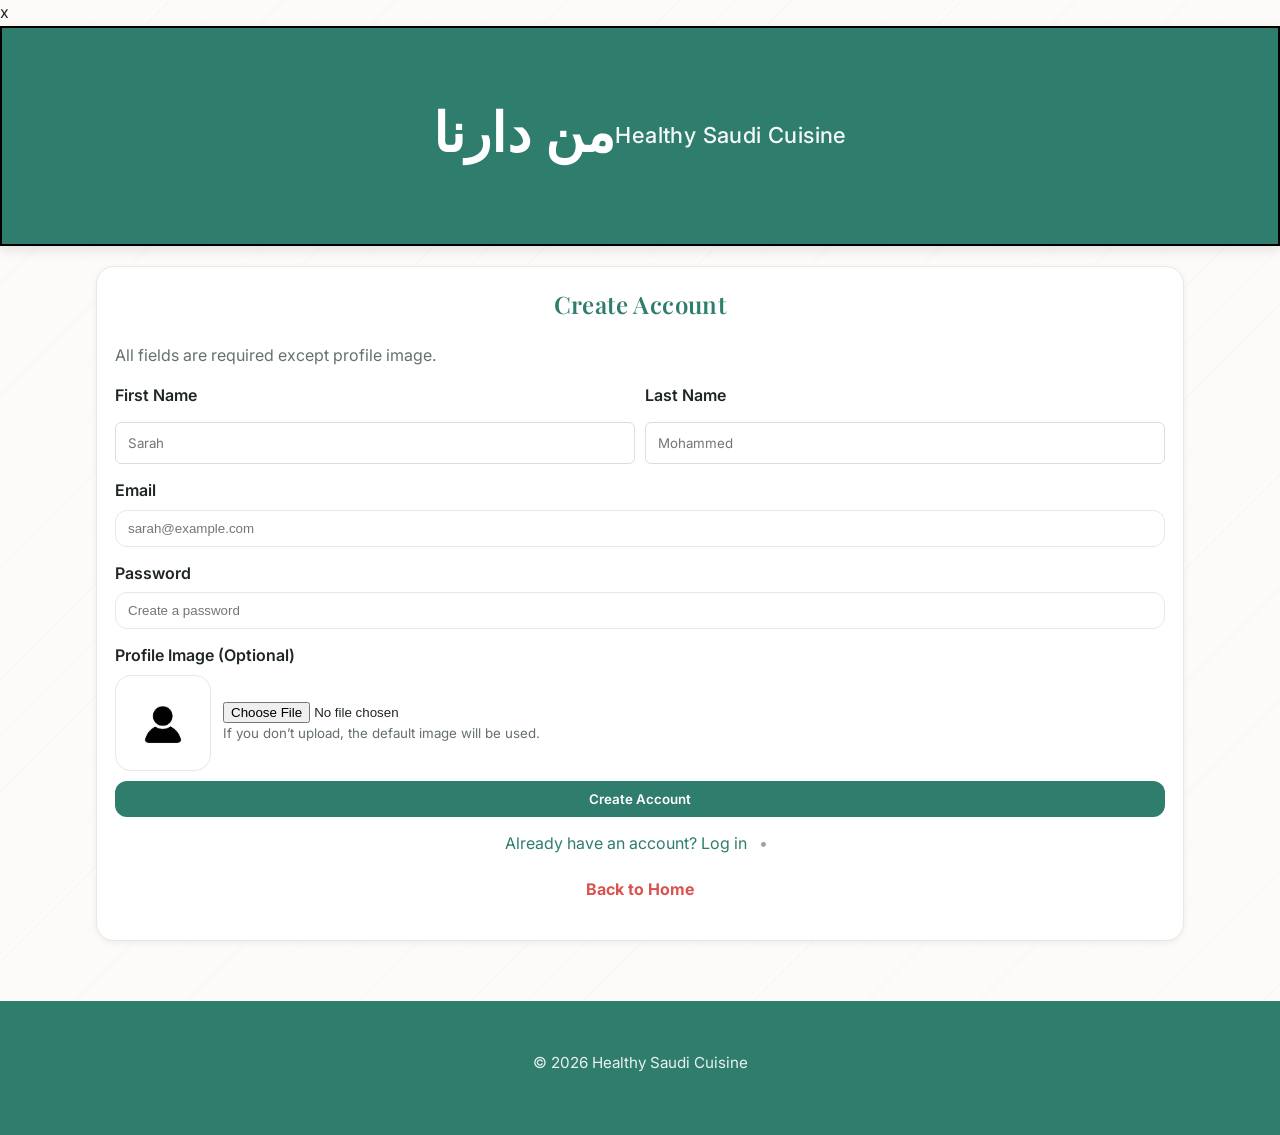
<file: signup.html>
x<!DOCTYPE html>
<html lang="en">
<head>
<meta charset="UTF-8">
<meta name="viewport" content="width=device-width, initial-scale=1.0">
<title>Sign Up</title>
<link rel="stylesheet" href="style.css">
<link rel="stylesheet" href="forms.css">
</head>
<body>

<header class="hero-header">
  <h1 class="arabic-title"><a href="index.html">من دارنا</a></h1>
  <p class="english-title">Healthy Saudi Cuisine</p>
</header>

<section class="form-card">
  <h2>Create Account</h2>
  <p class="muted">All fields are required except profile image.</p>

  <form id="signupForm" action="user.html" method="get">

    <div class="grid-2">
      <div class="field">
        <label for="firstName">First Name</label>
        <input id="firstName" class="form-input" type="text" placeholder="Sarah" required>
      </div>

      <div class="field">
        <label for="lastName">Last Name</label>
        <input id="lastName" class="form-input" type="text" placeholder="Mohammed" required>
      </div>
    </div>

    <div class="field">
      <label for="email">Email</label>
      <input id="email" class="form-input" type="email" placeholder="sarah@example.com" required>
    </div>

    <div class="field">
      <label for="password">Password</label>
      <input id="password" class="form-input" type="password" placeholder="Create a password" required>
    </div>

    <div class="field">
      <label>Profile Image (Optional)</label>

      <div class="profile-upload">
        <img id="profilePreview" class="profile-preview" src="user.png" alt="Default profile">
        <div class="upload-side">
          <input id="profileImage" type="file" accept="image/*">
          <small class="muted">If you don’t upload, the default image will be used.</small>
        </div>
      </div>
    </div>

    <button class="primary-btn full" type="submit">Create Account</button>

    <div class="below-links">
      <a href="login.html">Already have an account? Log in</a>
      <span class="dot">•</span>
      <a href="index.html">Back to Home</a>
    </div>

  </form>
</section>

<footer>
  <p>&copy; 2026 Healthy Saudi Cuisine</p>
</footer>

<script>
  const form = document.getElementById('signupForm');
  const input = document.getElementById('profileImage');
  const preview = document.getElementById('profilePreview');

  input.addEventListener('change', () => {
    const file = input.files && input.files[0];
    if (!file) return;
    preview.src = URL.createObjectURL(file);
  });

  form.addEventListener('submit', async () => {
    const firstName = document.getElementById('firstName').value.trim();
    const lastName  = document.getElementById('lastName').value.trim();
    const email     = document.getElementById('email').value.trim();

    let imageDataUrl = "images/default-user.png";

    const file = input.files && input.files[0];
    if (file) {
      imageDataUrl = await new Promise((resolve) => {
        const reader = new FileReader();
        reader.onload = () => resolve(reader.result);
        reader.readAsDataURL(file);
      });
    }

    localStorage.setItem('user_firstName', firstName);
    localStorage.setItem('user_lastName', lastName);
    localStorage.setItem('user_email', email);
    localStorage.setItem('user_image', imageDataUrl);
  });
</script>

</body>
</html>
</file>
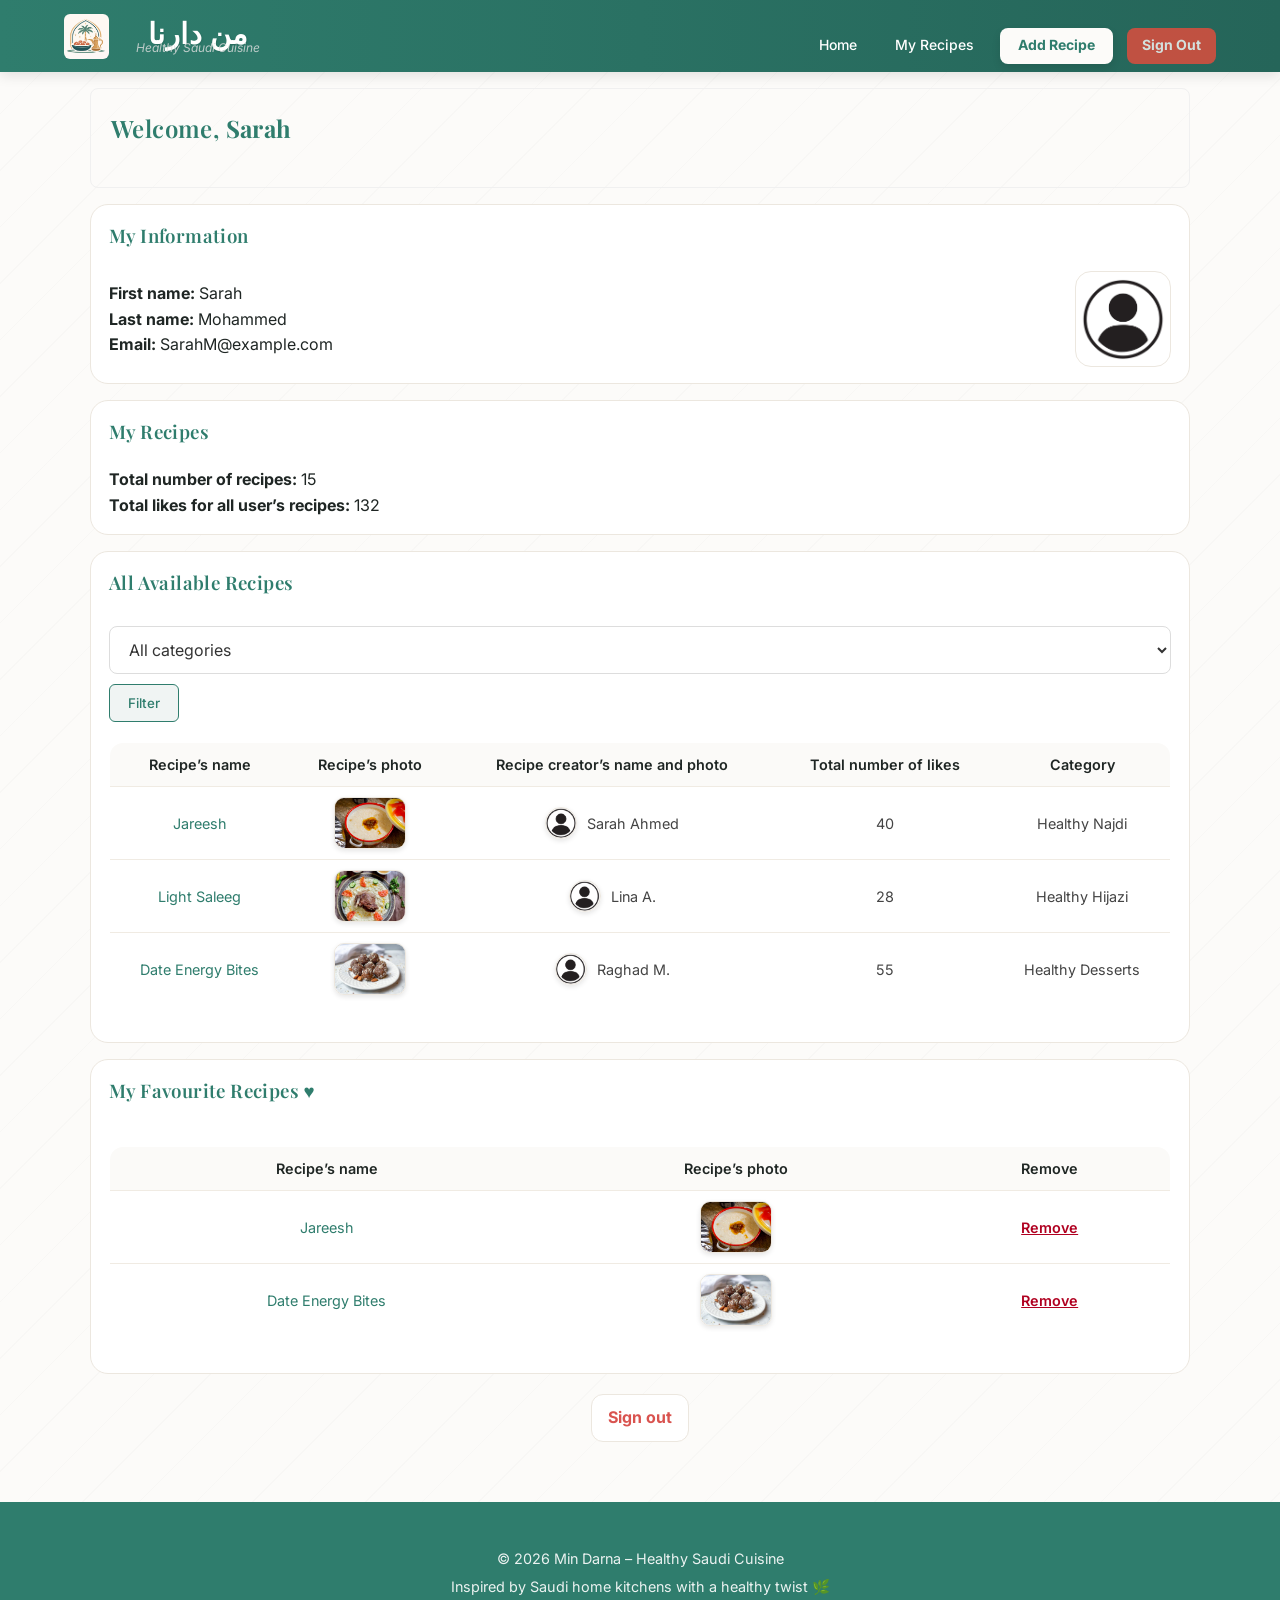
<file: user.html>
<!DOCTYPE html>
<html lang="en">
<head>
<meta charset="UTF-8">
<title>User Page</title>
<link rel="stylesheet" href="style.css">
<link rel="stylesheet" href="tables.css">
     <style>
    @import url('https://fonts.googleapis.com/css2?family=Inter:wght@400;500;600&family=Playfair+Display:wght@500;600;700&display=swap');

    * {
        margin: 0;
        padding: 0;
        box-sizing: border-box;
    }

    html {
        background-color: #fcfbf9;
        background-image: repeating-linear-gradient(
            135deg,
            rgba(0,0,0,0.015) 0,
            rgba(0,0,0,0.015) 1px,
            transparent 1px,
            transparent 40px
        );
        min-height: 100%;
    }

    body {
        font-family: 'Inter', system-ui, -apple-system, sans-serif;
        color: #1f2624;
        line-height: 1.6;
        background: transparent;
    }

    .main-header {
        background-color: #2f7d6d;
        background-image: linear-gradient(to right, #2f7d6d, #256559);
        color: #fff;
        padding: 12px 5%;
        display: flex;
        justify-content: space-between; 
        align-items: center;
        box-shadow: 0 4px 12px rgba(0,0,0,0.1);
        position: sticky;
        top: 0;
        z-index: 1000;
    }

    .logo-area {
        display: flex;
        align-items: center;
        gap: 15px;
    }

    .logo-area h1 {
        font-family: 'Playfair Display', serif;
        font-size: 1.8rem;
        color: #fff;
        margin: 0;
        letter-spacing: 0.5px;
    }

    .logo-area .tagline {
        font-size: 0.75rem;
        opacity: 0.8;
        font-style: italic;
        display: block;
        margin-top: -5px;
        color: #e0e0e0;
    }

    nav {
        display: flex;
        align-items: center;
        gap: 15px;
    }

    nav a {
        color: #fff;
        text-decoration: none;
        font-weight: 500;
        font-size: 0.9rem;
        padding: 8px 12px;
        border-radius: 6px;
        transition: all 0.3s ease;
    }

    nav a:hover {
        background: rgba(255, 255, 255, 0.1);
    }

    nav a[href*="add-recipe"] {
        background-color: #fcfbf9;
        color: #2f7d6d !important;
        font-weight: 600;
        box-shadow: 0 4px 8px rgba(0,0,0,0.1);
    }

    nav a[href*="add-recipe"]:hover {
        background-color: #ffffff;
        transform: translateY(-2px);
    }

    .container, main, .user-page {
        max-width: 1100px;
        margin: 40px auto;
        padding: 30px;
        background: #fff;
        border-radius: 15px;
        box-shadow: 0 10px 30px rgba(0,0,0,0.05);
    }

    h2, h3 {
        font-family: 'Playfair Display', serif;
        color: #2f7d6d;
        margin-bottom: 20px;
    }

    table {
        width: 100%;
        border-collapse: collapse;
        margin-top: 20px;
        font-size: 0.9rem;
    }

    table th {
        background-color: #f8faf9;
        color: #2f7d6d;
        padding: 15px;
        border-bottom: 2px solid #2f7d6d;
        text-align: center;
    }

    table td {
        padding: 15px;
        border-bottom: 1px solid #eee;
        text-align: center;
        vertical-align: middle;
    }

    table img {
        border-radius: 8px;
        object-fit: cover;
        box-shadow: 0 2px 5px rgba(0,0,0,0.1);
    }

    .submit-btn, .secondary-btn, button {
        background-color: #2f7d6d;
        color: white;
        padding: 10px 20px;
        border: none;
        border-radius: 6px;
        font-weight: 600;
        cursor: pointer;
        transition: 0.3s;
    }

    .submit-btn:hover {
        background-color: #256559;
    }

    .main-footer {
        background-color: #2f7d6d;
        color: white;
        text-align: center;
        padding: 40px 20px;
        margin-top: 60px;
    }

    .main-footer p {
        font-size: 0.9rem;
        opacity: 0.9;
        margin: 5px 0;
    }

    a {
        color: #2f7d6d;
        text-decoration: none;
    }

    @media (max-width: 768px) {
        .main-header {
            flex-direction: column;
            gap: 15px;
            text-align: center;
        }
        nav {
            flex-wrap: wrap;
            justify-content: center;
            gap: 10px;
        }
    }
table {
    width: 100%;
    border-collapse: collapse;
    margin: 20px 0;
    background-color: #fff;
    border-radius: 8px;
    overflow: hidden; 
}

table th {
    background-color: #f8faf9; 
    color: #2f7d6d;
    padding: 15px;
    border-bottom: 2px solid #2f7d6d;
    font-family: 'Inter', sans-serif;
    font-weight: 600;
    text-align: center;
}

table td {
    padding: 15px;
    border-bottom: 1px solid #eee;
    text-align: center;
    vertical-align: middle;
    color: #444;
}

table tr:hover {
    background-color: #fcfbf9; 
}

table img {
    border-radius: 8px;
    object-fit: cover;
    box-shadow: 0 2px 5px rgba(0,0,0,0.1);
    width: 80px; 
    height: 80px;
}

label {
    display: block;
    margin-top: 20px;
    font-weight: 600;
    color: #2f7d6d;
    margin-bottom: 8px;
}

input[type="text"], 
input[type="url"], 
input[type="email"], 
input[type="password"], 
select, 
textarea {
    width: 100%;
    padding: 12px 15px;
    border: 1px solid #ddd;
    border-radius: 8px;
    font-family: 'Inter', sans-serif;
    font-size: 1rem;
    color: #333;
    transition: all 0.3s ease;
    background-color: #fff;
}

input:focus, select:focus, textarea:focus {
    outline: none;
    border-color: #2f7d6d;
    box-shadow: 0 0 0 3px rgba(47, 125, 109, 0.1); 
}

textarea {
    min-height: 120px;
    resize: vertical;
}

.submit-btn, button[type="submit"] {
    background-color: #2f7d6d;
    color: white;
    padding: 14px 20px;
    border: none;
    border-radius: 8px;
    font-weight: 600;
    font-size: 1.1rem;
    cursor: pointer;
    width: 100%;
    margin-top: 30px;
    transition: background 0.3s ease, transform 0.2s ease;
}


</style>
</head>

<body>
<header class="main-header">

    <div class="logo-area">
        <img src="photo/logo.jpeg" alt="Logo">
        <div>
            <h1>من دارنا</h1>
            <span class="tagline">Healthy Saudi Cuisine</span>
        </div>
    </div>

    <nav>
        <a href="user.html">Home</a>
        <a href="my-recipes.html">My Recipes</a>
        <a href="add-recipe.html" class="add-recipe-btn">Add Recipe</a>
        <a href="index.html" class="sign-out">Sign Out</a>
    </nav>

</header><section class="welcome-wrap">
<h2>Welcome, <strong id="displayFirstName">Sarah</strong></h2>
</section>


<section class="section-box">
<h3>My Information</h3>

<div class="info-row">
<div>
<p><strong>First name:</strong> <span id="infoFirstName">Sarah</span></p>
<p><strong>Last name:</strong> Mohammed</p>
<p><strong>Email:</strong> SarahM@example.com</p>
</div>

<img class="profile-photo" src="icon.png" alt="User Photo" width="110">
</div>
</section>


<section class="section-box">
<h3><a href="my-recipes.html">My Recipes</a></h3>

<p><strong>Total number of recipes:</strong> 15</p>
<p><strong>Total likes for all user’s recipes:</strong> 132</p>
</section>


<section class="section-box">
<h3>All Available Recipes</h3>

<div class="filter-row">
<select>
<option value="all">All categories</option>
<option value="najdi">Healthy Najdi</option>
<option value="hijazi">Healthy Hijazi</option>
<option value="dessert">Healthy Desserts</option>
</select>

<button type="button">Filter</button>
</div>

<div class="table-container">
<table class="recipes-table">
<thead>
<tr>
<th>Recipe’s name</th>
<th>Recipe’s photo</th>
<th>Recipe creator’s name and photo</th>
<th>Total number of likes</th>
<th>Category</th>
</tr>
</thead>

<tbody>
<tr>
<td><a href="view-recipe.html"> Jareesh </a></td>
<td>
<img class="recipe-img" src="photo/jareesh.jpg" alt="Recipe Photo">
</td>
<td>
<div class="creator-cell">
<img class="creator-img" src="icon.png" alt="Creator Photo">
<span>Sarah Ahmed</span>
</div>
</td>
<td>40</td>
<td>Healthy Najdi</td>
</tr>

<tr>
<td><a href="view-recipe2.html">Light Saleeg</a></td>
<td>
<img class="recipe-img" src="photo/saleeq.webp" alt="Recipe Photo">
</td>
<td>
<div class="creator-cell">
<img class="creator-img" src="icon.png" alt="Creator Photo">
<span>Lina A.</span>
</div>
</td>
<td>28</td>
<td>Healthy Hijazi</td>
</tr>

<tr>
<td><a href="view-recipe3.html"> Date Energy Bites </a></td>
<td>
<img class="recipe-img" src="photo/dates.jpeg" alt="Recipe Photo">
</td>
<td>
<div class="creator-cell">
<img class="creator-img" src="icon.png" alt="Creator Photo">
<span>Raghad M.</span>
</div>
</td>
<td>55</td>
<td>Healthy Desserts</td>
</tr>
</tbody>
</table>
</div>
</section>


<section class="section-box">
<h3>My Favourite Recipes ♥</h3>

<div class="table-container">
<table class="recipes-table">
<thead>
<tr>
<th>Recipe’s name</th>
<th>Recipe’s photo</th>
<th>Remove</th>
</tr>
</thead>

<tbody>
<tr>
<td><a href="view-recipe.html"> Jareesh </a></td>
<td>
<img class="recipe-img" src="photo/jareesh.jpg" alt="Recipe Photo">
</td>
<td><a class="remove-link" href="user.html">Remove</a></td>
</tr>

<tr>
<td><a href="view-recipe.html">Date Energy Bites </a></td>
<td>
<img class="recipe-img" src="photo/dates.jpeg" alt="Recipe Photo">
</td>
<td><a class="remove-link" href="user.html">Remove</a></td>
</tr>
</tbody>
</table>
</div>
</section>


<div class="bottom-signout">
<a class="signout-link" href="index.html">Sign out</a>
</div>

<footer class="main-footer">
    <div class="footer-content">
        <p>© 2026 Min Darna – Healthy Saudi Cuisine</p>
        <p>Inspired by Saudi home kitchens with a healthy twist 🌿</p>
    </div>
</footer>

<script>
    window.onload = function() {
        const firstName = localStorage.getItem('firstName');
        if (firstName) {
            // تحديث الاسم في الترحيب
            if(document.getElementById('displayFirstName')) {
                document.getElementById('displayFirstName').textContent = firstName;
            }
            // تحديث الاسم في جدول المعلومات
            if(document.getElementById('infoFirstName')) {
                document.getElementById('infoFirstName').textContent = firstName;
            }
        }
    };
</script>

</body>
</html>
</file>
<file: style.css>
@import url('https://fonts.googleapis.com/css2?family=Inter:wght@400;500;600&family=Playfair+Display:wght@500;600;700&display=swap');

* {
    margin: 0;
    padding: 0;
    box-sizing: border-box;
}

html {
    background-color: #fcfbf9;
    background-image: repeating-linear-gradient(
        135deg,
        rgba(0,0,0,0.025) 0,
        rgba(0,0,0,0.025) 1px,
        transparent 1px,
        transparent 40px
    );
    min-height: 100%;
}

body {
    font-family: 'Inter', system-ui, -apple-system, sans-serif;
    color: #1f2624;
    line-height: 1.6;
    background: transparent;
}

h1, h2, h3 {
    font-family: 'Playfair Display', serif;
    font-weight: 600;
    letter-spacing: 0.4px;
    color: #2f7d6d;
}

header, .main-header {
    background-color: #2f7d6d;
    color: #fff;
    padding: 40px 20px;
    text-align: center;
    box-shadow: 0 4px 12px rgba(0,0,0,0.1);
}

header h1 {
    color: #fff;
    font-size: 2.5rem;
    margin-bottom: 8px;
}

header nav {
    margin-top: 20px;
    display: flex;
    justify-content: center;
    gap: 25px;
}

header nav a {
    color: #fff;
    font-weight: 500;
    font-size: 1rem;
    padding: 5px 0;
    border-bottom: 2px solid transparent;
    transition: all 0.3s ease;
}

header nav a:hover {
    border-bottom-color: #fff;
    text-decoration: none;
    opacity: 0.9;
}

main, .container, .user-page {
    max-width: 1100px;
    margin: 40px auto;
    padding: 30px;
    background: #fff;
    border-radius: 12px;
    box-shadow: 0 4px 20px rgba(0,0,0,0.05);
}

section {
    margin-bottom: 30px;
    padding: 20px;
    border: 1px solid #f0f0f0;
    border-radius: 8px;
}

.table-container {
    overflow-x: auto;
}

table {
    width: 100%;
    border-collapse: collapse;
    margin-top: 20px;
}

table th {
    background-color: #2f7d6d;
    color: #fff;
    padding: 15px;
    font-family: 'Inter', sans-serif;
    font-weight: 500;
}

table td {
    padding: 15px;
    border-bottom: 1px solid #eee;
    text-align: center;
}

table tr:hover {
    background-color: #fcfbf9;
}

table img {
    border-radius: 8px;
    object-fit: cover;
}

button, .add-btn, .submit-btn, .secondary-btn {
    background-color: #2f7d6d;
    color: #fff;
    border: none;
    padding: 10px 20px;
    border-radius: 6px;
    cursor: pointer;
    font-family: 'Inter', sans-serif;
    font-weight: 600;
    transition: background-color 0.3s ease;
    text-decoration: none;
    display: inline-block;
}

button:hover, .submit-btn:hover {
    background-color: #256559;
}

.secondary-btn {
    background-color: #4a5553;
}

.secondary-btn:hover {
    background-color: #333;
}

a {
    color: #2f7d6d;
    text-decoration: none;
    transition: color 0.3s;
}

a:hover {
    color: #256559;
    text-decoration: underline;
}

ul, ol {
    margin-left: 25px;
    margin-top: 10px;
}

li {
    margin-bottom: 8px;
}

textarea, input[type="text"], input[type="url"], select {
    width: 100%;
    padding: 12px;
    margin-top: 8px;
    border: 1px solid #ddd;
    border-radius: 6px;
    font-family: 'Inter', sans-serif;
}

textarea:focus, input:focus {
    outline: none;
    border-color: #2f7d6d;
    box-shadow: 0 0 0 2px rgba(47, 125, 109, 0.1);
}

footer, .main-footer {
    background-color: #2f7d6d;
    color: #fff;
    padding: 50px 20px;
    text-align: center;
    margin-top: 60px;
}

footer p {
    margin-bottom: 10px;
    font-size: 0.95rem;
    opacity: 0.9;
}

a[href*="index"] {
    display: block;
    width: fit-content;
    margin: 20px auto;
    font-weight: bold;
    color: #d9534f; 
}

.main-header {
    background-color: #2f7d6d;
    background-image: linear-gradient(to right, #2f7d6d, #256559); 
    color: #fff;
    padding: 15px 5%;
    display: flex;
    justify-content: space-between;
    align-items: center; 
    box-shadow: 0 2px 15px rgba(0,0,0,0.15);
    position: sticky; 
    top: 0;
    z-index: 1000;
}

.logo-area {
    display: flex;
    align-items: center;
    gap: 15px;
}

.logo-area h1 {
    font-family: 'Playfair Display', serif;
    font-size: 1.8rem;
    color: #fff;
    margin: 0;
    letter-spacing: 1px;
    text-shadow: 1px 1px 2px rgba(0,0,0,0.1);
}

.tagline {
    font-size: 0.8rem;
    opacity: 0.8;
    font-style: italic;
    display: block; 
}

nav {
    display: flex;
    align-items: center;
    gap: 20px;
}

nav a {
    color: #fff;
    text-decoration: none;
    font-weight: 500;
    font-size: 0.95rem;
    padding: 8px 12px;
    border-radius: 5px;
    transition: all 0.3s ease;
}

nav a:hover {
    background: rgba(255, 255, 255, 0.1);
    text-decoration: none;
}

nav a[href*="add-recipe"] {
    background-color: #fcfbf9;
    color: #2f7d6d;
    padding: 10px 20px;
    box-shadow: 0 4px 6px rgba(0,0,0,0.1);
    font-weight: 600;
}

nav a[href*="add-recipe"]:hover {
    background-color: #e0e0e0;
    transform: translateY(-2px); 
}

nav a[href*="index"] {
    opacity: 0.8;
    font-size: 0.85rem;
}
/*============================================================================*/
    @import url('https://fonts.googleapis.com/css2?family=Inter:wght@400;500;600&family=Playfair+Display:wght@500;600;700&display=swap');

    * {
        margin: 0;
        padding: 0;
        box-sizing: border-box;
    }

    html {
        background-color: #fcfbf9;
        background-image: repeating-linear-gradient(
            135deg,
            rgba(0,0,0,0.015) 0,
            rgba(0,0,0,0.015) 1px,
            transparent 1px,
            transparent 40px
        );
        min-height: 100%;
    }

    body {
        font-family: 'Inter', sans-serif;
        color: #1f2624;
        line-height: 1.6;
    }

    .main-header {
        background-color: #2f7d6d;
        background-image: linear-gradient(to right, #2f7d6d, #256559);
        color: #fff;
        padding: 12px 5%;
        display: flex;
        justify-content: space-between; 
        align-items: center;
        box-shadow: 0 4px 12px rgba(0,0,0,0.1);
        position: sticky;
        top: 0;
        z-index: 1000;
    }

    .logo-area h1 {
        font-family: 'Playfair Display', serif;
        font-size: 1.8rem;
        color: #fff;
        margin: 0;
    }

    .logo-area .tagline {
        font-size: 0.75rem;
        opacity: 0.9;
        font-style: italic;
        color: #e0e0e0;
        display: block;
        margin-top: -5px;
    }

    nav {
        display: flex;
        align-items: center;
        gap: 15px;
    }

    nav a {
        color: #fff;
        text-decoration: none;
        font-weight: 500;
        font-size: 0.9rem;
        padding: 8px 12px;
        border-radius: 6px;
        transition: 0.3s ease;
    }

    nav a:hover {
        background: rgba(255, 255, 255, 0.1);
    }

    nav a[href*="add-recipe"] {
        background-color: #fcfbf9 !important; 
        color: #2f7d6d !important;           
        font-weight: 700 !important;
        padding: 10px 18px !important;
        box-shadow: 0 4px 10px rgba(0,0,0,0.15);
    }

    nav a[href*="add-recipe"]:hover {
        background-color: #ffffff !important;
        transform: translateY(-2px);
        box-shadow: 0 6px 15px rgba(0,0,0,0.2);
    }

    .container, main {
        max-width: 1100px;
        margin: 40px auto;
        padding: 30px;
        background: #fff;
        border-radius: 15px;
        box-shadow: 0 10px 30px rgba(0,0,0,0.05);
    }

    h2 {
        font-family: 'Playfair Display', serif;
        color: #2f7d6d;
        margin-bottom: 20px;
        text-align: center;
    }

    table {
        width: 100%;
        border-collapse: collapse;
        margin-top: 20px;
    }

    table th {
        background-color: #f8faf9;
        color: #2f7d6d;
        padding: 15px;
        border-bottom: 2px solid #2f7d6d;
    }

    table td {
        padding: 15px;
        border-bottom: 1px solid #eee;
        text-align: center;
    }

    .submit-btn {
        background-color: #2f7d6d;
        color: white;
        padding: 12px 25px;
        border: none;
        border-radius: 6px;
        font-weight: 600;
        cursor: pointer;
        width: 100%;
    }

    .main-footer {
        background-color: #2f7d6d;
        color: white;
        text-align: center;
        padding: 40px 20px;
        margin-top: 60px;
    }

    @media (max-width: 768px) {
        .main-header { flex-direction: column; gap: 15px; }
        nav { flex-wrap: wrap; justify-content: center; }
    }

.sign-out {
    background-color: #e74c3c !important; 
    color: white !important;
    padding: 8px 15px !important;
    border-radius: 6px;
    font-size: 0.85rem;
}

.sign-out:hover {
    background-color: #c0392b !important;
    transform: scale(1.05);
}
.main-header {
    display: flex;
    align-items: center;
    justify-content: space-between;
}

.main-header img {
    width: 45px;        
    height: auto;
    margin-right: 12px; 
}

.main-header > div {
    display: flex;
    align-items: center;
}
.logo-area {
    display: flex;
    align-items: center;
    gap: 12px;
}

.logo-area img {
    width: 45px;   
    height: auto;
}


.page{
  max-width: 900px;
  margin: 30px auto;
  padding: 0 16px;
}

.recipe-card{
  background: #fff;
  border: 1px solid #e6e6e6;
  border-radius: 14px;
  padding: 22px;
  box-shadow: 0 10px 25px rgba(0,0,0,0.05);
}

.recipe-top{
  display: flex;
  align-items: flex-start;
  justify-content: space-between;
  gap: 16px;
  margin-bottom: 14px;
}

.recipe-title{
  margin: 0;
  font-size: 1.6rem;
}

.actions{
  display: flex;
  flex-direction: column; 
  gap: 8px;
  min-width: 170px;
}

.actions button{
  padding: 10px 12px;
  border-radius: 10px;
  border: 1px solid #ddd;
  background: #f7f7f7;
  cursor: pointer;
}

.recipe-photo{
  display: flex;
  justify-content: center;
  margin: 12px 0 18px;
}

.recipe-photo img{
  width: min(520px, 100%);
  height: auto;
  border-radius: 12px;
  border: 1px solid #eee;
  object-fit: cover;
}

.block{
  border: 1px solid #eee;
  border-radius: 12px;
  padding: 14px 14px;
  margin-top: 14px;
}

.block-title{
  margin: 0 0 10px;
  font-size: 1.05rem;
}

/* Creator row */
.creator{
  display: flex;
  align-items: center;
  gap: 12px;
}

.avatar{
  width: 60px;
  height: 60px;
  border-radius: 50%;
  object-fit: cover;
  border: 1px solid #e6e6e6;
}

.details p{
  margin: 6px 0;
}

/* Lists */
.list{
  margin: 0;
  padding-left: 20px;
}

.list li{
  margin: 6px 0;
}

.video-link{
  display: inline-block;
  padding: 10px 12px;
  border: 1px solid #ddd;
  border-radius: 10px;
  background: #fafafa;
}

.comment{
  border: 1px solid #eee;
  border-radius: 12px;
  padding: 12px;
  margin-top: 10px;
}

.comment p{
  margin: 0 0 6px;
}

.comment-form{
  margin-top: 14px;
  display: grid;
  gap: 10px;
}

.comment-form textarea{
  width: 100%;
  min-height: 90px;
  resize: vertical;
  border-radius: 12px;
  border: 1px solid #ddd;
  padding: 10px 12px;
  font-family: inherit;
}

.comment-form button{
  justify-self: end;
  padding: 10px 14px;
  border-radius: 10px;
  border: 1px solid #ddd;
  background: #f7f7f7;
  cursor: pointer;
}

@media (max-width: 700px){
  .recipe-top{
    flex-direction: column;
    align-items: stretch;
  }
  .actions{
    flex-direction: row;  
    flex-wrap: wrap;
    min-width: 0;
  }
  .comment-form button{
    justify-self: stretch;
  }
}

.actions {
  display: flex;
  gap: 10px;
  align-items: center;
}

.actions button {
  display: flex;
  align-items: center;
  gap: 6px;
  padding: 8px 14px;
  border-radius: 999px; 
  font-size: 0.85rem;
  font-weight: 500;
  border: none;
  cursor: pointer;
  transition: all 0.25s ease;
}

.actions button:nth-child(1) {
  background-color: #2f7d6d;
  color: white;
}

.actions button:nth-child(1):hover {
  background-color: #256559;
  transform: translateY(-2px);
}

.actions button:nth-child(2) {
  background-color: #3a8f8a;
  color: white;
}

.actions button:nth-child(2):hover {
  background-color: #327a75;
  transform: translateY(-2px);
}

/* Report */
.actions button:nth-child(3) {
  background-color: #e0e0e0;
  color: #333;
}

.actions button:nth-child(3):hover {
  background-color: #e74c3c;
  color: white;
}

.hero-header {
  position: relative;
  height: 220px;
  display: flex;
  justify-content: center;
  align-items: center;
  border: 2px solid #000;  
}

.logo {
  position: absolute;
  top: 20px;
  left: 20px;
  width: 70px;
  height: auto;
}

.header-center {
  text-align: center;
}

.arabic-title {
  font-size: 2rem;
  margin-bottom: 5px;
}

.english-title {
  font-size: 1rem;
}

.main-header{
  height: 72px;                 
  padding: 0 5%;                
  display:flex;
  align-items:center;
  justify-content:space-between;
}

.logo-area{
  display:flex;
  align-items:center;
  gap: 12px;
}

.logo-area img{
  width: 44px;                  
  height: 44px;
  object-fit: cover;
  border-radius: 6px;           
}

.logo-area h1{
  font-size: 22px;
  line-height: 1;
  margin: 0;
}

.logo-area .tagline{
  display:block;
  font-size: 12px;
  line-height: 1;
  margin-top: 4px;
}

.main-header nav{
  display:flex;
  align-items:center;
  gap: 14px;
}

.main-header nav a{
  display:inline-flex;
  align-items:center;
  height: 36px;                 
  padding: 0 12px;
  .card {
  background: #fff;
  border-radius: 16px;
  padding: 26px;
  box-shadow: 0 10px 25px rgba(0,0,0,.06);
  border: 1px solid #eee;
}border-radius: 8px;
  text-decoration:none;
  font-size: 14px;
}

.page, .container, main {
  max-width: 1100px;
  margin: 30px auto;
  padding: 0 20px;
}
.page h1:first-child,
.page h2:first-child {
  margin-top: 10px;
}
.main-header > div {
    display: flex;
    align-items: center;
}

 .logo-area {
    display: flex;
    align-items: center;
    gap: 12px;
}

.logo-area img {
    width: 45px;   
    height: auto;
}

.submit-btn:hover {
    background-color: #256559;
    transform: translateY(-1px);
}

.secondary-btn, button[type="button"] {
    background-color: #f0f4f3;
    color: #2f7d6d;
    border: 1px solid #2f7d6d;
    padding: 10px 18px;
    border-radius: 6px;
    font-weight: 500;
    cursor: pointer;
    margin-top: 10px;
}

.secondary-btn:hover {
    background-color: #2f7d6d;
    color: white;
}

hr {
    border: 0;
    border-top: 1px solid #eee;
    margin: 30px 0;
}
      .sign-out {
    background-color: #e74c3c !important; 
    color: white !important;
    padding: 8px 15px !important;
    border-radius: 6px;
    font-size: 0.85rem;
}

.sign-out:hover {
    background-color: #c0392b !important;
    transform: scale(1.05);
}
     .main-header img {
    width: 45px;        
    height: auto;
    margin-right: 12px; 
}

.main-header > div {
    display: flex;
    align-items: center;
}

 .logo-area {
    display: flex;
    align-items: center;
    gap: 12px;
}

.logo-area img {
    width: 45px;   
    height: auto;
}
</file>
<file: forms.css>
.page{
  max-width: 1100px;
  margin: 0 auto;
  padding: 24px 16px 40px;
}

.muted{
  color: #66706c;
}

.dot{
  margin: 0 8px;
  color: #9aa4a0;
}

.hero-header{
  background: #2f7d6d;
  color: #fff;
  padding: 70px 20px;
  text-align: center;
}

.arabic-title{
  margin: 0 0 10px 0;
  font-size: 54px;
  font-weight: 700;
  line-height: 1.1;
}

.english-title{
  margin: 0;
  font-size: 22px;
  font-weight: 500;
  letter-spacing: 0.4px;
  opacity: 0.95;
}

.hero-header a{
  color: inherit;
  text-decoration: none;
}

.hero-header a:hover{
  text-decoration: underline;
}

.form-card{
  background: #ffffff;
  border: 1px solid #ece7df;
  border-radius: 18px;
  padding: 18px;
  width: 85%;
  margin: 20px auto;
  box-shadow: 0 2px 6px rgba(0,0,0,0.06);
}

.primary-btn,
.secondary-btn{
  display: inline-block;
  text-decoration: none;
  border: none;
  border-radius: 12px;
  padding: 10px 16px;
  font-weight: 600;
  cursor: pointer;
  text-align: center;
}

.primary-btn{
  background: #2f7d6d;
  color: #fff;
}

.primary-btn:hover{
  background: #256559;
}

.secondary-btn{
  background: #ffffff;
  color: #1f2624;
  border: 1px solid #ece7df;
}

.secondary-btn:hover{
  background: #faf9f7;
}

.full{
  width: 100%;
  margin-top: 10px;
}

.field{
  margin-top: 14px;
}

label{
  display: block;
  font-weight: 600;
  margin-bottom: 6px;
  color: #1f2624;
}

.form-input{
  width: 100%;
  padding: 10px 12px;
  border: 1px solid #ece7df;
  border-radius: 12px;
  outline: none;
  background: #ffffff;
}

.form-input:focus{
  border-color: #2f7d6d;
  box-shadow: 0 0 0 3px rgba(47,125,109,0.12);
}

.btn-row{
  margin-top: 16px;
  display: flex;
  gap: 10px;
  flex-wrap: wrap;
}

.below-links{
  margin-top: 14px;
  text-align: center;
}

.grid-2{
  display: grid;
  grid-template-columns: repeat(2, minmax(0, 1fr));
  gap: 10px;
}

.profile-upload{
  display: flex;
  gap: 12px;
  align-items: center;
  flex-wrap: wrap;
}

.profile-preview{
  width: 96px;
  height: 96px;
  object-fit: cover;
  border-radius: 16px;
  border: 1px solid #ece7df;
  background: #fff;
  padding: 6px;
}

.upload-side input[type="file"]{
  display: block;
}

@media (max-width: 768px){
  .form-card{ width: 95%; }
  .grid-2{ grid-template-columns: 1fr; }
  .hero-header{ padding: 55px 16px; }
  .arabic-title{ font-size: 42px; }
  .english-title{ font-size: 18px; }
}
</file>
<file: tables.css>
/* ---------- Layout ---------- */
.table-container{
overflow-x: auto;
}

.welcome-wrap,
.section-box,
.bottom-signout{
max-width: 1100px;
margin: 16px auto !important;
}

/* Welcome + Sign out */
.welcome-wrap{
display: flex;
justify-content: space-between;
align-items: center;
}

/* Sign out button */
.signout-link{
padding: 10px 16px;
border-radius: 12px;
border: 1px solid #ece7df;
background: #ffffff;
font-weight: 600;
text-decoration: none;
color: #1f2624;
}

.signout-link:hover{
background: #faf9f7;
}

/* ---------- User Information ---------- */
.info-row{
display: flex;
justify-content: space-between;
align-items: center;
gap: 20px;
}

/* Profile photo */
.profile-photo{
width: 96px;
height: 96px;
object-fit: cover;
border-radius: 16px;
border: 1px solid #ece7df;
background: #fff;
padding: 6px;
}

/* ---------- Section Boxes ---------- */
.section-box{
background: #ffffff;
border: 1px solid #ece7df;
border-radius: 18px;
padding: 16px 18px;
}

/* ---------- Tables ---------- */
table.recipes-table{
width: 100%;
border-collapse: collapse;
background: #ffffff;
border: 1px solid #ece7df;
border-radius: 14px;
overflow: hidden;
}

table.recipes-table thead th{
background: #fbfaf8;
color: #1f2624;
font-weight: 600;
text-align: center;
}

table.recipes-table th,
table.recipes-table td{
padding: 10px;
text-align: center;
vertical-align: middle;
border-bottom: 1px solid #f0ebe3;
}

table.recipes-table tr:last-child td{
border-bottom: none;
}

/* ---------- Recipe Images ---------- */
.recipe-img{
width: 72px;
height: 52px;
object-fit: cover;
border-radius: 10px;
border: 1px solid #ece7df;
display: block;
margin: 0 auto;
}

.creator-cell{
display: flex;
align-items: center;
justify-content: center;
gap: 10px;
}

.creator-img{
width: 32px;
height: 32px;
object-fit: cover;
border-radius: 50%;
border: 1px solid #ece7df;
}

/* ---------- Remove link ---------- */
.remove-link{
color: #b00020;
text-decoration: underline;
font-weight: 600;
}
</file>
